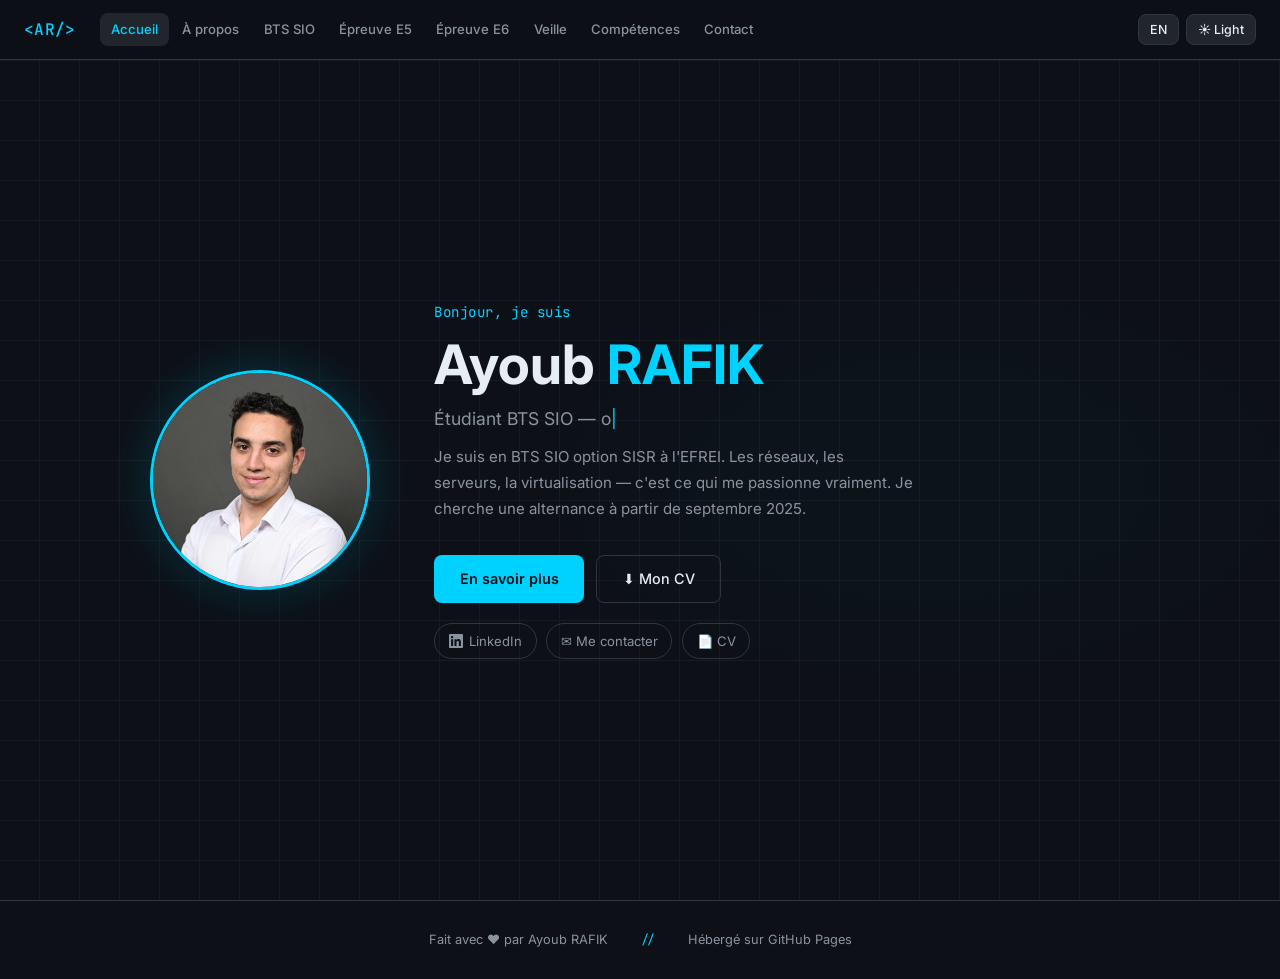
<file: index.html>
<!DOCTYPE html>
<html lang="fr">
<head>
  <meta charset="UTF-8">
  <meta name="viewport" content="width=device-width, initial-scale=1.0">
  <meta name="description" content="Portfolio d'Ayoub RAFIK — Étudiant BTS SIO option SISR à l'EFREI, spécialisé en réseaux et systèmes.">
  <title>Ayoub RAFIK — Portfolio</title>
  <link rel="stylesheet" href="./assets/css/style.css">
</head>
<body>

<nav id="navbar">
  <a href="./index.html" class="nav-logo">&lt;AR/&gt;</a>
  <div class="nav-links">
    <a href="./index.html"                   data-i18n="nav.home">Accueil</a>
    <a href="./a-propos.html"                data-i18n="nav.about">À propos</a>
    <a href="./bts-sio.html"                 data-i18n="nav.bts">BTS SIO</a>
    <a href="./epreuve-e5.html"              data-i18n="nav.e5">Épreuve E5</a>
    <a href="./epreuve-e6.html"              data-i18n="nav.e6">Épreuve E6</a>
    <a href="./veille-technologique.html"    data-i18n="nav.veille">Veille</a>
    <a href="./competences.html"             data-i18n="nav.skills">Compétences</a>
    <a href="./contact.html"                 data-i18n="nav.contact">Contact</a>
  </div>
  <div class="nav-controls">
    <button class="btn-icon js-lang-btn"  onclick="toggleLang()">EN</button>
    <button class="btn-icon js-theme-btn" onclick="toggleTheme()">☀️ Light</button>
  </div>
  <button class="nav-hamburger" onclick="toggleMenu()" aria-label="Menu">
    <span></span><span></span><span></span>
  </button>
</nav>

<div id="navDrawer" class="nav-drawer">
  <a href="./index.html"                data-i18n="nav.home">Accueil</a>
  <a href="./a-propos.html"             data-i18n="nav.about">À propos</a>
  <a href="./bts-sio.html"              data-i18n="nav.bts">BTS SIO</a>
  <a href="./epreuve-e5.html"           data-i18n="nav.e5">Épreuve E5</a>
  <a href="./epreuve-e6.html"           data-i18n="nav.e6">Épreuve E6</a>
  <a href="./veille-technologique.html" data-i18n="nav.veille">Veille technologique</a>
  <a href="./competences.html"          data-i18n="nav.skills">Compétences</a>
  <a href="./contact.html"              data-i18n="nav.contact">Contact</a>
  <div class="drawer-controls">
    <button class="btn-icon js-lang-btn"  onclick="toggleLang()">EN</button>
    <button class="btn-icon js-theme-btn" onclick="toggleTheme()">☀️ Light</button>
  </div>
</div>

<div class="page">
  <section class="hero">
    <div class="hero-bg"></div>
    <div class="hero-inner">

      <img src="./images/image.png" alt="Photo d'Ayoub RAFIK" class="hero-photo">

      <div class="hero-content">
        <p class="hero-greeting"
           data-fr="Bonjour, je suis"
           data-en="Hi, I'm">
          Bonjour, je suis
        </p>

        <h1 class="hero-name">
          Ayoub&nbsp;<span>RAFIK</span>
        </h1>

        <p class="hero-subtitle">
          <span id="typewriter" class="typewriter"></span>
        </p>

        <p class="hero-desc"
           data-fr="Je suis en BTS SIO option SISR à l'EFREI. Les réseaux, les serveurs, la virtualisation — c'est ce qui me passionne vraiment. Je cherche une alternance à partir de septembre 2025."
           data-en="I'm studying BTS SIO (SISR track) at EFREI. Networks, servers, virtualization — that's what I genuinely enjoy. Looking for a work-study contract from September 2025.">
          Je suis en BTS SIO option SISR à l'EFREI. Les réseaux, les serveurs, la virtualisation — c'est ce qui me passionne vraiment. Je cherche une alternance à partir de septembre 2025.
        </p>

        <div class="hero-cta">
          <a href="./a-propos.html" class="btn-primary"
             data-fr="En savoir plus" data-en="About me">
            En savoir plus
          </a>
          <a href="./assets/docs/CV_RAFIK_Ayoub.pdf" class="btn-secondary" download
             data-fr="⬇ Mon CV" data-en="⬇ My CV">
            ⬇ Mon CV
          </a>
        </div>

        <div class="hero-links">
          <a href="https://fr.linkedin.com/in/ayoub-rafik-22186b313" class="social-link" target="_blank" rel="noopener">
            <svg width="14" height="14" viewBox="0 0 24 24" fill="currentColor"><path d="M20.447 20.452h-3.554v-5.569c0-1.328-.027-3.037-1.852-3.037-1.853 0-2.136 1.445-2.136 2.939v5.667H9.351V9h3.414v1.561h.046c.477-.9 1.637-1.85 3.37-1.85 3.601 0 4.267 2.37 4.267 5.455v6.286zM5.337 7.433c-1.144 0-2.063-.926-2.063-2.065 0-1.138.92-2.063 2.063-2.063 1.14 0 2.064.925 2.064 2.063 0 1.139-.925 2.065-2.064 2.065zm1.782 13.019H3.555V9h3.564v11.452zM22.225 0H1.771C.792 0 0 .774 0 1.729v20.542C0 23.227.792 24 1.771 24h20.451C23.2 24 24 23.227 24 22.271V1.729C24 .774 23.2 0 22.222 0h.003z"/></svg>
            LinkedIn
          </a>
          <a href="./contact.html" class="social-link"
             data-fr="✉ Me contacter" data-en="✉ Contact me">
            ✉ Me contacter
          </a>
          <a href="./assets/docs/CV_RAFIK_Ayoub.pdf" class="social-link" target="_blank">
            📄 CV
          </a>
        </div>
      </div>

    </div>
  </section>
</div>

<footer>
  <span data-i18n="footer.copy">Fait avec ❤️ par Ayoub RAFIK</span>
  <span class="mono">//</span>
  <a href="https://pages.github.com" target="_blank" data-i18n="footer.host">Hébergé sur GitHub Pages</a>
</footer>

<script src="./assets/js/script.js"></script>
</body>
</html>
</file>
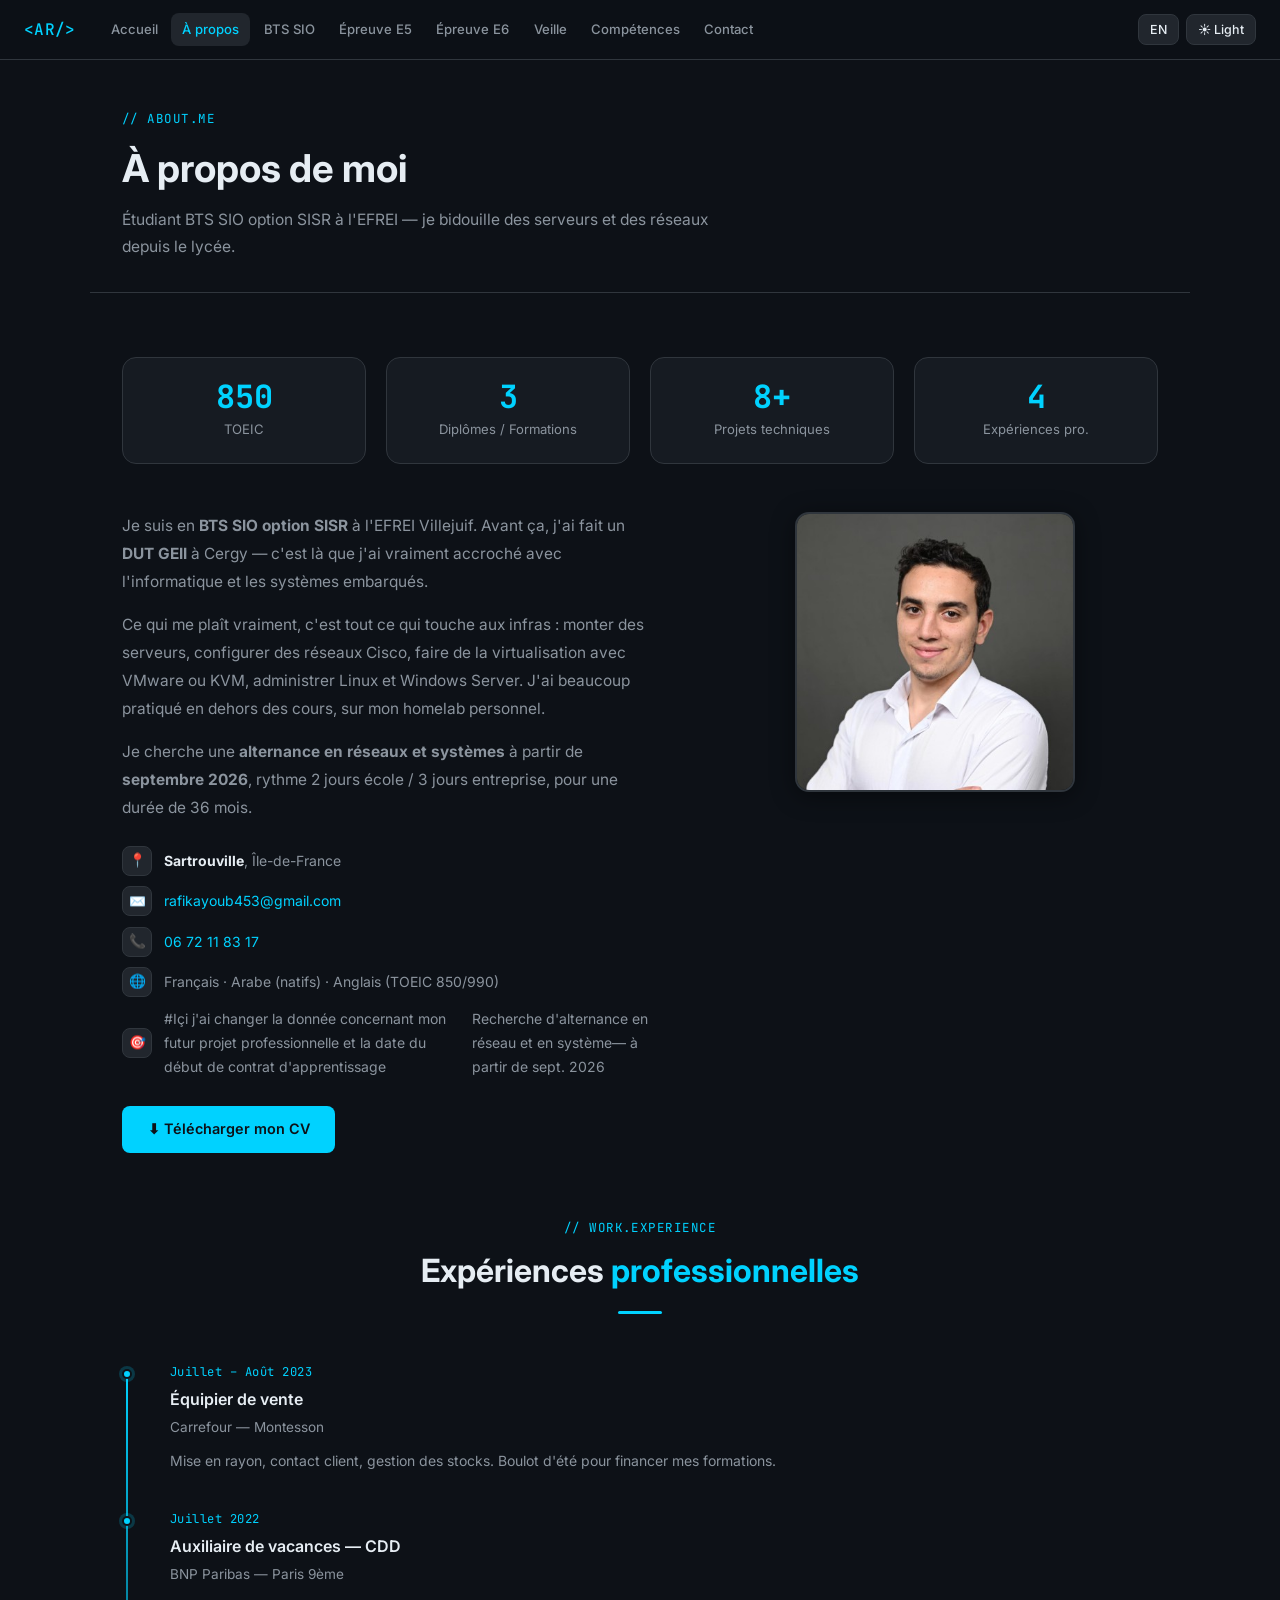
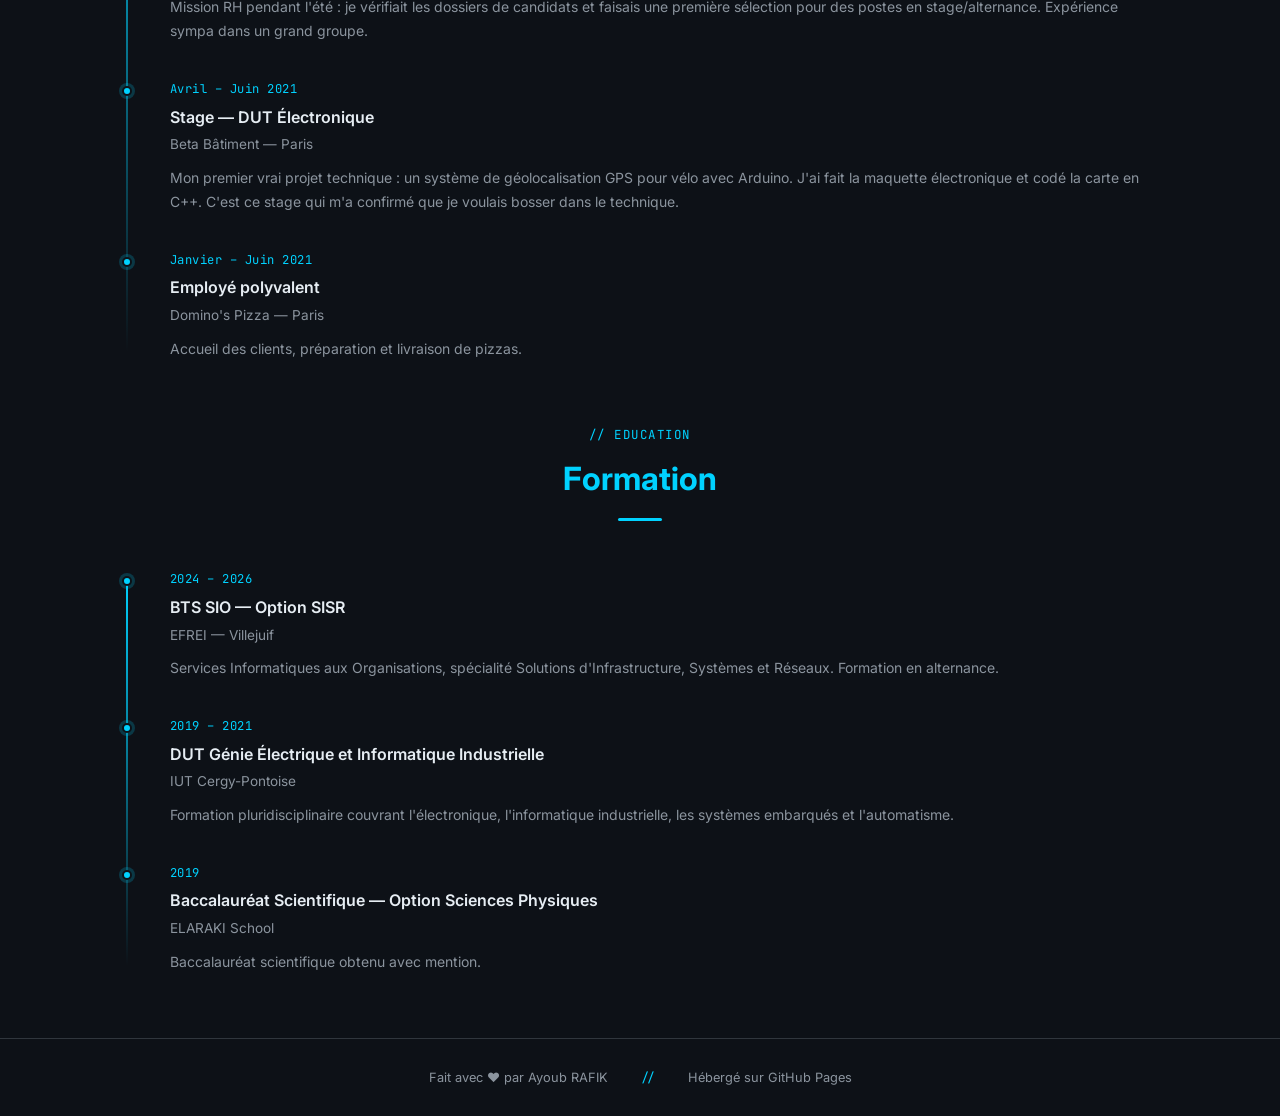
<file: a-propos.html>
<!DOCTYPE html>
<html lang="fr">
<head>
  <meta charset="UTF-8">
  <meta name="viewport" content="width=device-width, initial-scale=1.0">
  <meta name="description" content="À propos d'Ayoub RAFIK — parcours, expériences et formation.">
  <title>À propos | Ayoub RAFIK</title>
  <link rel="stylesheet" href="./assets/css/style.css">
</head>
<body>

<nav id="navbar">
  <a href="./index.html" class="nav-logo">&lt;AR/&gt;</a>
  <div class="nav-links">
    <a href="./index.html"                data-i18n="nav.home">Accueil</a>
    <a href="./a-propos.html"             data-i18n="nav.about">À propos</a>
    <a href="./bts-sio.html"              data-i18n="nav.bts">BTS SIO</a>
    <a href="./epreuve-e5.html"           data-i18n="nav.e5">Épreuve E5</a>
    <a href="./epreuve-e6.html"           data-i18n="nav.e6">Épreuve E6</a>
    <a href="./veille-technologique.html" data-i18n="nav.veille">Veille</a>
    <a href="./competences.html"          data-i18n="nav.skills">Compétences</a>
    <a href="./contact.html"              data-i18n="nav.contact">Contact</a>
  </div>
  <div class="nav-controls">
    <button class="btn-icon js-lang-btn"  onclick="toggleLang()">EN</button>
    <button class="btn-icon js-theme-btn" onclick="toggleTheme()">☀️ Light</button>
  </div>
  <button class="nav-hamburger" onclick="toggleMenu()" aria-label="Menu">
    <span></span><span></span><span></span>
  </button>
</nav>

<div id="navDrawer" class="nav-drawer">
  <a href="./index.html"                data-i18n="nav.home">Accueil</a>
  <a href="./a-propos.html"             data-i18n="nav.about">À propos</a>
  <a href="./bts-sio.html"              data-i18n="nav.bts">BTS SIO</a>
  <a href="./epreuve-e5.html"           data-i18n="nav.e5">Épreuve E5</a>
  <a href="./epreuve-e6.html"           data-i18n="nav.e6">Épreuve E6</a>
  <a href="./veille-technologique.html" data-i18n="nav.veille">Veille technologique</a>
  <a href="./competences.html"          data-i18n="nav.skills">Compétences</a>
  <a href="./contact.html"              data-i18n="nav.contact">Contact</a>
  <div class="drawer-controls">
    <button class="btn-icon js-lang-btn"  onclick="toggleLang()">EN</button>
    <button class="btn-icon js-theme-btn" onclick="toggleTheme()">☀️ Light</button>
  </div>
</div>

<div class="page">

  <header class="page-header">
    <span class="page-header-label">// about.me</span>
    <h1 class="page-header-title"
        data-fr="À propos de moi"
        data-en="About me">À propos de moi</h1>
    <p class="page-header-sub"
       data-fr="Étudiant BTS SIO option SISR à l'EFREI — je bidouille des serveurs et des réseaux depuis le lycée."
       data-en="BTS SIO SISR student at EFREI — been tinkering with servers and networks since high school.">
      Étudiant BTS SIO option SISR à l'EFREI — je bidouille des serveurs et des réseaux depuis le lycée.
    </p>
  </header>

  <!-- Stats -->
  <div class="section">
    <div class="stats-row stagger fade-up">
      <div class="stat-card">
        <div class="stat-number">850</div>
        <div class="stat-label">TOEIC</div>
      </div>
      <div class="stat-card">
        <div class="stat-number">3</div>
        <div class="stat-label"
             data-fr="Diplômes / Formations"
             data-en="Diplomas / Degrees">Diplômes / Formations</div>
      </div>
      <div class="stat-card">
        <div class="stat-number">8+</div>
        <div class="stat-label"
             data-fr="Projets techniques"
             data-en="Technical projects">Projets techniques</div>
      </div>
      <div class="stat-card">
        <div class="stat-number">4</div>
        <div class="stat-label"
             data-fr="Expériences pro."
             data-en="Work experiences">Expériences pro.</div>
      </div>
    </div>

    <!-- About grid -->
    <div class="about-grid fade-up">
      <div class="about-text">
        <p data-fr="Je suis en <strong>BTS SIO option SISR</strong> à l'EFREI Villejuif. Avant ça, j'ai fait un <strong>DUT GEII</strong> à Cergy — c'est là que j'ai vraiment accroché avec l'informatique et les systèmes embarqués."
           data-en="I'm studying <strong>BTS SIO (SISR track)</strong> at EFREI Villejuif. Before that I did a <strong>HND in Electrical Engineering</strong> at Cergy — that's where I really got into IT and embedded systems.">
          Je suis en <strong>BTS SIO option SISR</strong> à l'EFREI Villejuif. Avant ça, j'ai fait un <strong>DUT GEII</strong> à Cergy — c'est là que j'ai vraiment accroché avec l'informatique et les systèmes embarqués.
        </p>
        <p data-fr="Ce qui me plaît vraiment, c'est tout ce qui touche aux infras : monter des serveurs, configurer des réseaux Cisco, faire de la virtualisation avec VMware ou KVM, administrer Linux et Windows Server. J'ai beaucoup pratiqué en dehors des cours, sur mon homelab personnel."
           data-en="What I really enjoy is everything infrastructure-related: setting up servers, configuring Cisco networks, virtualization with VMware or KVM, managing Linux and Windows Server. I've done a lot of practice outside class on my personal homelab.">
          Ce qui me plaît vraiment, c'est tout ce qui touche aux infras : monter des serveurs, configurer des réseaux Cisco, faire de la virtualisation avec VMware ou KVM, administrer Linux et Windows Server. J'ai beaucoup pratiqué en dehors des cours, sur mon homelab personnel.
        </p>
        <p data-fr="Je cherche une <strong>alternance en réseaux et systèmes</strong> à partir de <strong>septembre 2026</strong>, rythme 2 jours école / 3 jours entreprise, pour une durée de 36 mois."
           data-en="I'm looking for a <strong>work-study contract in networks and systems</strong> from <strong>September 2026</strong>, 2 days at school / 3 days on-site, for 36 months.">
          Je cherche une <strong>alternance en réseaux et systèmes</strong> à partir de <strong>septembre 2026</strong>, rythme 2 jours école / 3 jours entreprise, pour une durée de 36 mois.
        </p>

        <ul class="info-list">
          <li>
            <span class="ico">📍</span>
            <span><strong>Sartrouville</strong>, Île-de-France</span>
          </li>
          <li>
            <span class="ico">✉️</span>
            <a href="mailto:rafikayoub453@gmail.com">rafikayoub453@gmail.com</a>
          </li>
          <li>
            <span class="ico">📞</span>
            <a href="tel:+33672118317">06 72 11 83 17</a>
          </li>
          <li>
            <span class="ico">🌐</span>
            <span data-fr="Français · Arabe (natifs) · Anglais (TOEIC 850/990)"
                  data-en="French · Arabic (native) · English (TOEIC 850/990)">
              Français · Arabe (natifs) · Anglais (TOEIC 850/990)
            </span>
          </li>
          <li>
            <span class="ico">🎯</span>
            #Içi j'ai changer la donnée concernant mon futur projet professionnelle et la date du début de contrat d'apprentissage 
            <span data-fr="Recherche d'alternance en réseau et en système— à partir de sept. 2026"  
                  data-en="Work-study SISR — from Sept. 2026">
              Étudiant — Disponible à partir de sept. 2026
            </span>
          </li>
        </ul>

        <br>
        <a href="./assets/docs/CV_RAFIK_Ayoub.pdf" class="btn-primary" download
           data-fr="⬇ Télécharger mon CV" data-en="⬇ Download my CV">
          ⬇ Télécharger mon CV
        </a>
      </div>

      <div>
        <img src="./images/image.png" alt="Photo d'Ayoub RAFIK" class="about-photo">
      </div>
    </div>
  </div>

  <!-- Experiences -->
  <div class="section" style="padding-top:0">
    <div class="section-header fade-up">
      <span class="section-label">// work.experience</span>
      <h2 class="section-title"
          data-fr="Expériences <span>professionnelles</span>"
          data-en="Work <span>Experience</span>">
        Expériences <span>professionnelles</span>
      </h2>
      <div class="section-divider"></div>
    </div>

    <div class="timeline fade-up">
      <div class="timeline-item">
        <div class="timeline-date">Juillet – Août 2023</div>
        <div class="timeline-title"
             data-fr="Équipier de vente"
             data-en="Sales Associate">Équipier de vente</div>
        <div class="timeline-org">Carrefour — Montesson</div>
        <div class="timeline-body"
             data-fr="Mise en rayon, contact client, gestion des stocks. Boulot d'été pour financer mes formations."
             data-en="Shelf stocking, customer service, stock management. Summer job to fund my training.">
          Mise en rayon, contact client, gestion des stocks. Boulot d'été pour financer mes formations.
        </div>
      </div>

      <div class="timeline-item">
        <div class="timeline-date">Juillet 2022</div>
        <div class="timeline-title"
             data-fr="Auxiliaire de vacances — CDD"
             data-en="Temporary HR Assistant — Fixed-term">Auxiliaire de vacances — CDD</div>
        <div class="timeline-org">BNP Paribas — Paris 9ème</div>
        <div class="timeline-body"
             data-fr="Mission RH pendant l'été : je vérifiait les dossiers de candidats et faisais une première sélection pour des postes en stage/alternance. Expérience sympa dans un grand groupe."
             data-en="Summer HR mission: reviewing candidate files and doing first-round screening for internship/work-study positions. Good experience in a large company.">
          Mission RH pendant l'été : je vérifiait les dossiers de candidats et faisais une première sélection pour des postes en stage/alternance. Expérience sympa dans un grand groupe.
        </div>
      </div>

      <div class="timeline-item">
        <div class="timeline-date">Avril – Juin 2021</div>
        <div class="timeline-title"
             data-fr="Stage — DUT Électronique"
             data-en="Internship — Electronics HND">Stage — DUT Électronique</div>
        <div class="timeline-org">Beta Bâtiment — Paris</div>
        <div class="timeline-body"
             data-fr="Mon premier vrai projet technique : un système de géolocalisation GPS pour vélo avec Arduino. J'ai fait la maquette électronique et codé la carte en C++. C'est ce stage qui m'a confirmé que je voulais bosser dans le technique."
             data-en="My first real technical project: a GPS tracking system for bicycles using Arduino. I built the electronic mockup and coded the board in C++. This internship confirmed I wanted to work in tech.">
          Mon premier vrai projet technique : un système de géolocalisation GPS pour vélo avec Arduino. J'ai fait la maquette électronique et codé la carte en C++. C'est ce stage qui m'a confirmé que je voulais bosser dans le technique.
        </div>
      </div>

      <div class="timeline-item">
        <div class="timeline-date">Janvier – Juin 2021</div>
        <div class="timeline-title"
             data-fr="Employé polyvalent"
             data-en="Polyvalent Employee">Employé polyvalent</div>
        <div class="timeline-org">Domino's Pizza — Paris</div>
        <div class="timeline-body"
             data-fr="Accueil des clients, préparation et livraison de pizzas."
             data-en="Customer service, pizza preparation and delivery.">
          Accueil des clients, préparation et livraison de pizzas.
        </div>
      </div>
    </div>
  </div>

  <!-- Educations -->
  <div class="section" style="padding-top:0">
    <div class="section-header fade-up">
      <span class="section-label">// education</span>
      <h2 class="section-title"
          data-fr="<span>Formation</span>"
          data-en="<span>Education</span>">
        <span>Formation</span>
      </h2>
      <div class="section-divider"></div>
    </div>

    <div class="timeline fade-up">
      <div class="timeline-item">
        <div class="timeline-date">2024 – 2026</div>
        <div class="timeline-title"
             data-fr="BTS SIO — Option SISR"
             data-en="BTS SIO — SISR Track">BTS SIO — Option SISR</div>
        <div class="timeline-org">EFREI — Villejuif</div>
        <div class="timeline-body"
             data-fr="Services Informatiques aux Organisations, spécialité Solutions d'Infrastructure, Systèmes et Réseaux. Formation en alternance."
             data-en="IT Services for Organizations, specializing in Infrastructure, Systems and Networks. Work-study program.">
          Services Informatiques aux Organisations, spécialité Solutions d'Infrastructure, Systèmes et Réseaux. Formation en alternance.
        </div>
      </div>

      <div class="timeline-item">
        <div class="timeline-date">2019 – 2021</div>
        <div class="timeline-title"
             data-fr="DUT Génie Électrique et Informatique Industrielle"
             data-en="HND in Electrical Engineering & Industrial IT">DUT Génie Électrique et Informatique Industrielle</div>
        <div class="timeline-org">IUT Cergy-Pontoise</div>
        <div class="timeline-body"
             data-fr="Formation pluridisciplinaire couvrant l'électronique, l'informatique industrielle, les systèmes embarqués et l'automatisme."
             data-en="Multidisciplinary training covering electronics, industrial computing, embedded systems and automation.">
          Formation pluridisciplinaire couvrant l'électronique, l'informatique industrielle, les systèmes embarqués et l'automatisme.
        </div>
      </div>

      <div class="timeline-item">
        <div class="timeline-date">2019</div>
        <div class="timeline-title"
             data-fr="Baccalauréat Scientifique — Option Sciences Physiques"
             data-en="Scientific Baccalaureate — Physics Option">Baccalauréat Scientifique — Option Sciences Physiques</div>
        <div class="timeline-org">ELARAKI School</div>
        <div class="timeline-body"
             data-fr="Baccalauréat scientifique obtenu avec mention."
             data-en="French scientific baccalaureate obtained with distinction.">
          Baccalauréat scientifique obtenu avec mention.
        </div>
      </div>
    </div>
  </div>

</div>

<footer>
  <span data-i18n="footer.copy">Fait avec ❤️ par Ayoub RAFIK</span>
  <span class="mono">//</span>
  <a href="https://pages.github.com" target="_blank" data-i18n="footer.host">Hébergé sur GitHub Pages</a>
</footer>

<script src="./assets/js/script.js"></script>
</body>
</html>
</file>
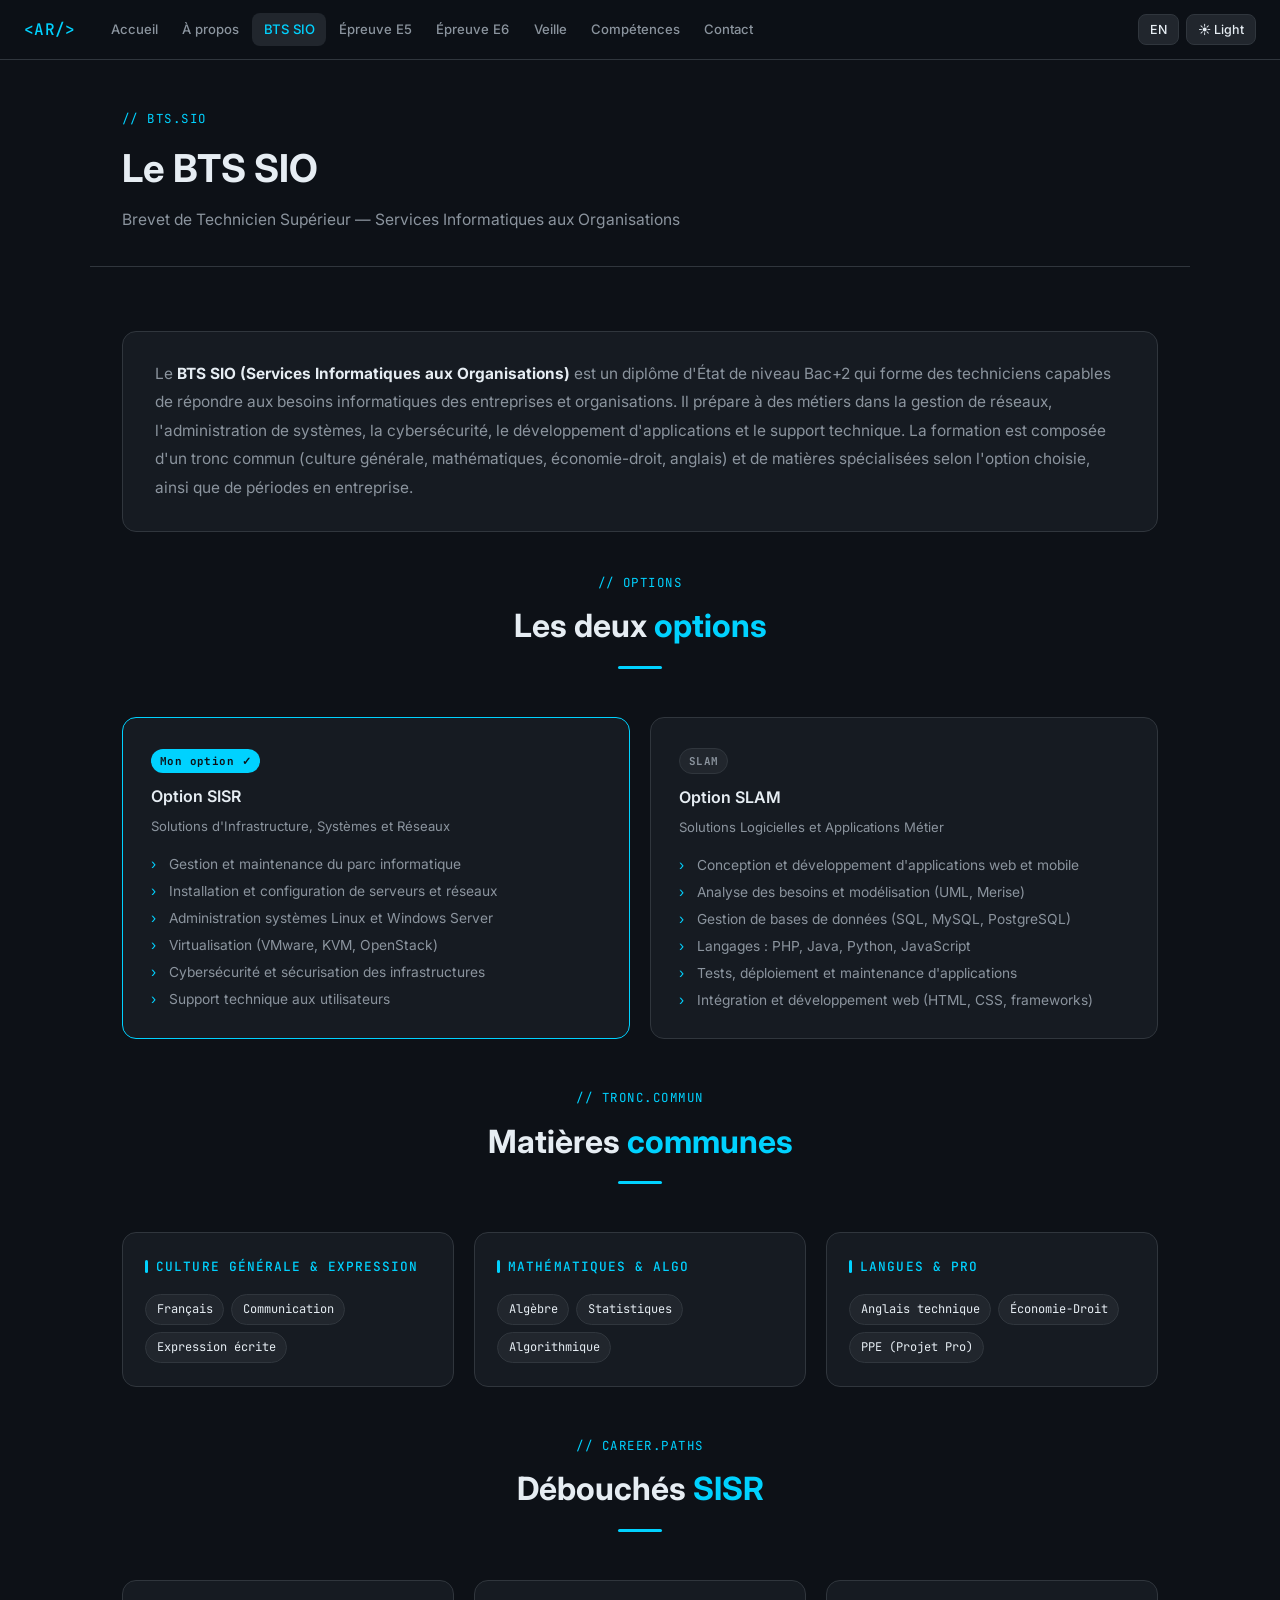
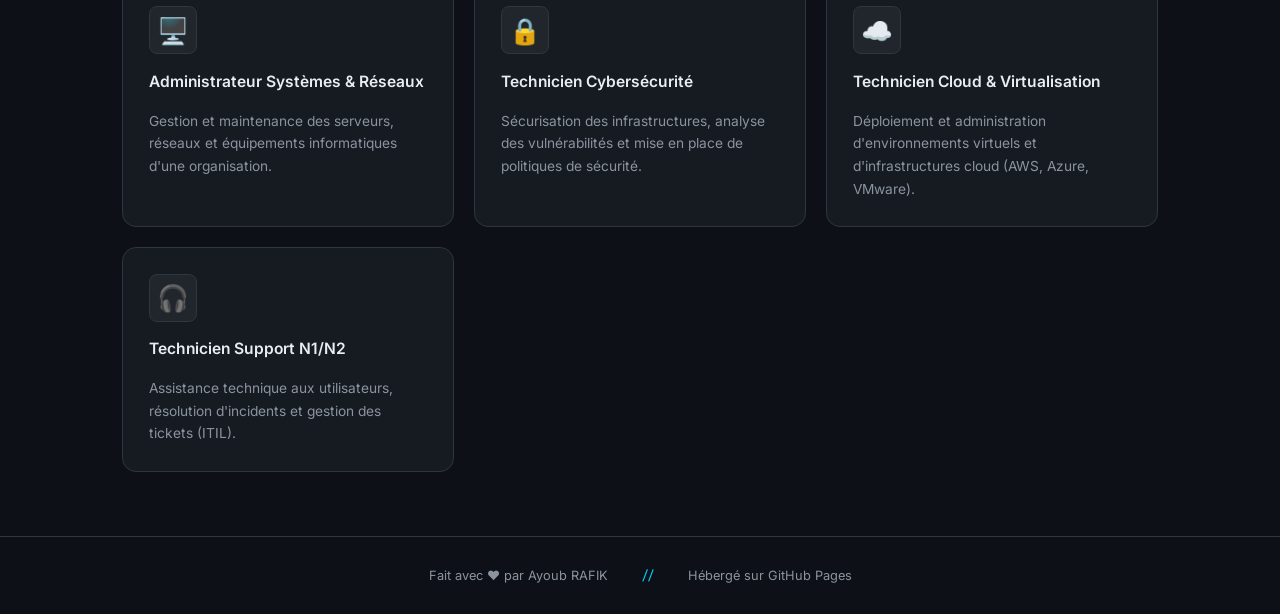
<file: bts-sio.html>
<!DOCTYPE html>
<html lang="fr">
<head>
  <meta charset="UTF-8">
  <meta name="viewport" content="width=device-width, initial-scale=1.0">
  <title>BTS SIO | Ayoub RAFIK</title>
  <link rel="stylesheet" href="./assets/css/style.css">
</head>
<body>

<nav id="navbar">
  <a href="./index.html" class="nav-logo">&lt;AR/&gt;</a>
  <div class="nav-links">
    <a href="./index.html"                data-i18n="nav.home">Accueil</a>
    <a href="./a-propos.html"             data-i18n="nav.about">À propos</a>
    <a href="./bts-sio.html"              data-i18n="nav.bts">BTS SIO</a>
    <a href="./epreuve-e5.html"           data-i18n="nav.e5">Épreuve E5</a>
    <a href="./epreuve-e6.html"           data-i18n="nav.e6">Épreuve E6</a>
    <a href="./veille-technologique.html" data-i18n="nav.veille">Veille</a>
    <a href="./competences.html"          data-i18n="nav.skills">Compétences</a>
    <a href="./contact.html"              data-i18n="nav.contact">Contact</a>
  </div>
  <div class="nav-controls">
    <button class="btn-icon js-lang-btn"  onclick="toggleLang()">EN</button>
    <button class="btn-icon js-theme-btn" onclick="toggleTheme()">☀️ Light</button>
  </div>
  <button class="nav-hamburger" onclick="toggleMenu()" aria-label="Menu">
    <span></span><span></span><span></span>
  </button>
</nav>

<div id="navDrawer" class="nav-drawer">
  <a href="./index.html"                data-i18n="nav.home">Accueil</a>
  <a href="./a-propos.html"             data-i18n="nav.about">À propos</a>
  <a href="./bts-sio.html"              data-i18n="nav.bts">BTS SIO</a>
  <a href="./epreuve-e5.html"           data-i18n="nav.e5">Épreuve E5</a>
  <a href="./epreuve-e6.html"           data-i18n="nav.e6">Épreuve E6</a>
  <a href="./veille-technologique.html" data-i18n="nav.veille">Veille technologique</a>
  <a href="./competences.html"          data-i18n="nav.skills">Compétences</a>
  <a href="./contact.html"              data-i18n="nav.contact">Contact</a>
  <div class="drawer-controls">
    <button class="btn-icon js-lang-btn"  onclick="toggleLang()">EN</button>
    <button class="btn-icon js-theme-btn" onclick="toggleTheme()">☀️ Light</button>
  </div>
</div>

<div class="page">

  <header class="page-header">
    <span class="page-header-label">// bts.sio</span>
    <h1 class="page-header-title"
        data-fr="Le BTS SIO"
        data-en="The BTS SIO">Le BTS SIO</h1>
    <p class="page-header-sub"
       data-fr="Brevet de Technicien Supérieur — Services Informatiques aux Organisations"
       data-en="Advanced Technician's Certificate — IT Services for Organizations">
      Brevet de Technicien Supérieur — Services Informatiques aux Organisations
    </p>
  </header>

  <div class="section">

    <div class="bts-intro fade-up"
         data-fr="Le <strong>BTS SIO (Services Informatiques aux Organisations)</strong> est un diplôme d'État de niveau Bac+2 qui forme des techniciens capables de répondre aux besoins informatiques des entreprises et organisations. Il prépare à des métiers dans la gestion de réseaux, l'administration de systèmes, la cybersécurité, le développement d'applications et le support technique. La formation est composée d'un tronc commun (culture générale, mathématiques, économie-droit, anglais) et de matières spécialisées selon l'option choisie, ainsi que de périodes en entreprise."
         data-en="The <strong>BTS SIO (IT Services for Organizations)</strong> is a 2-year French state diploma that trains technicians to meet the IT needs of companies and organizations. It prepares for careers in network management, systems administration, cybersecurity, application development, and technical support. The curriculum includes common subjects (general culture, mathematics, economics, English) and specialized courses depending on the chosen track, along with work placements.">
      Le <strong>BTS SIO (Services Informatiques aux Organisations)</strong> est un diplôme d'État de niveau Bac+2 qui forme des techniciens capables de répondre aux besoins informatiques des entreprises et organisations. Il prépare à des métiers dans la gestion de réseaux, l'administration de systèmes, la cybersécurité, le développement d'applications et le support technique. La formation est composée d'un tronc commun (culture générale, mathématiques, économie-droit, anglais) et de matières spécialisées selon l'option choisie, ainsi que de périodes en entreprise.
    </div>

    <!-- Options grid -->
    <div class="section-header fade-up">
      <span class="section-label">// options</span>
      <h2 class="section-title"
          data-fr="Les deux <span>options</span>"
          data-en="The two <span>tracks</span>">
        Les deux <span>options</span>
      </h2>
      <div class="section-divider"></div>
    </div>

    <div class="options-grid fade-up">

      <!-- SISR — his option -->
      <div class="option-card active">
        <div class="option-badge"
             data-fr="Mon option ✓"
             data-en="My track ✓">Mon option ✓</div>
        <h3 data-fr="Option SISR"
            data-en="SISR Track">Option SISR</h3>
        <p class="option-full"
           data-fr="Solutions d'Infrastructure, Systèmes et Réseaux"
           data-en="Infrastructure, Systems and Networks Solutions">
          Solutions d'Infrastructure, Systèmes et Réseaux
        </p>
        <ul>
          <li data-fr="Gestion et maintenance du parc informatique"
              data-en="IT asset management and maintenance">Gestion et maintenance du parc informatique</li>
          <li data-fr="Installation et configuration de serveurs et réseaux"
              data-en="Server and network installation and configuration">Installation et configuration de serveurs et réseaux</li>
          <li data-fr="Administration systèmes Linux et Windows Server"
              data-en="Linux and Windows Server systems administration">Administration systèmes Linux et Windows Server</li>
          <li data-fr="Virtualisation (VMware, KVM, OpenStack)"
              data-en="Virtualization (VMware, KVM, OpenStack)">Virtualisation (VMware, KVM, OpenStack)</li>
          <li data-fr="Cybersécurité et sécurisation des infrastructures"
              data-en="Cybersecurity and infrastructure hardening">Cybersécurité et sécurisation des infrastructures</li>
          <li data-fr="Support technique aux utilisateurs"
              data-en="Technical user support">Support technique aux utilisateurs</li>
        </ul>
      </div>

      <!-- SLAM -->
      <div class="option-card">
        <div class="option-badge" style="background:var(--bg3);color:var(--text2);border:1px solid var(--border)">SLAM</div>
        <h3 data-fr="Option SLAM"
            data-en="SLAM Track">Option SLAM</h3>
        <p class="option-full"
           data-fr="Solutions Logicielles et Applications Métier"
           data-en="Software Solutions and Business Applications">
          Solutions Logicielles et Applications Métier
        </p>
        <ul>
          <li data-fr="Conception et développement d'applications web et mobile"
              data-en="Design and development of web and mobile applications">Conception et développement d'applications web et mobile</li>
          <li data-fr="Analyse des besoins et modélisation (UML, Merise)"
              data-en="Needs analysis and modeling (UML, Merise)">Analyse des besoins et modélisation (UML, Merise)</li>
          <li data-fr="Gestion de bases de données (SQL, MySQL, PostgreSQL)"
              data-en="Database management (SQL, MySQL, PostgreSQL)">Gestion de bases de données (SQL, MySQL, PostgreSQL)</li>
          <li data-fr="Langages : PHP, Java, Python, JavaScript"
              data-en="Languages: PHP, Java, Python, JavaScript">Langages : PHP, Java, Python, JavaScript</li>
          <li data-fr="Tests, déploiement et maintenance d'applications"
              data-en="Testing, deployment and application maintenance">Tests, déploiement et maintenance d'applications</li>
          <li data-fr="Intégration et développement web (HTML, CSS, frameworks)"
              data-en="Web integration and development (HTML, CSS, frameworks)">Intégration et développement web (HTML, CSS, frameworks)</li>
        </ul>
      </div>

    </div>

    <!-- Matières communes -->
    <div class="section-header fade-up" style="margin-top:1rem">
      <span class="section-label">// tronc.commun</span>
      <h2 class="section-title"
          data-fr="Matières <span>communes</span>"
          data-en="Common <span>subjects</span>">
        Matières <span>communes</span>
      </h2>
      <div class="section-divider"></div>
    </div>

    <div class="skills-grid fade-up">
      <div class="skill-group">
        <div class="skill-group-title"
             data-fr="Culture générale & Expression"
             data-en="General Culture & Expression">Culture générale & Expression</div>
        <div class="tags">
          <span class="tag" data-fr="Français" data-en="French">Français</span>
          <span class="tag" data-fr="Communication" data-en="Communication">Communication</span>
          <span class="tag" data-fr="Expression écrite" data-en="Written expression">Expression écrite</span>
        </div>
      </div>
      <div class="skill-group">
        <div class="skill-group-title"
             data-fr="Mathématiques & Algo"
             data-en="Mathematics & Algorithms">Mathématiques & Algo</div>
        <div class="tags">
          <span class="tag">Algèbre</span>
          <span class="tag" data-fr="Statistiques" data-en="Statistics">Statistiques</span>
          <span class="tag" data-fr="Algorithmique" data-en="Algorithms">Algorithmique</span>
        </div>
      </div>
      <div class="skill-group">
        <div class="skill-group-title"
             data-fr="Langues & Pro"
             data-en="Languages & Pro">Langues & Pro</div>
        <div class="tags">
          <span class="tag" data-fr="Anglais technique" data-en="Technical English">Anglais technique</span>
          <span class="tag" data-fr="Économie-Droit" data-en="Economics & Law">Économie-Droit</span>
          <span class="tag" data-fr="PPE (Projet Pro)" data-en="Pro. Project">PPE (Projet Pro)</span>
        </div>
      </div>
    </div>

    <!-- Débouchés -->
    <div class="section-header fade-up" style="margin-top:3rem">
      <span class="section-label">// career.paths</span>
      <h2 class="section-title"
          data-fr="Débouchés <span>SISR</span>"
          data-en="SISR <span>Career Paths</span>">
        Débouchés <span>SISR</span>
      </h2>
      <div class="section-divider"></div>
    </div>

    <div class="projects-grid stagger fade-up">
      <div class="project-card">
        <div class="project-icon">🖥️</div>
        <div class="project-title"
             data-fr="Administrateur Systèmes & Réseaux"
             data-en="Systems & Network Administrator">Administrateur Systèmes & Réseaux</div>
        <div class="project-desc"
             data-fr="Gestion et maintenance des serveurs, réseaux et équipements informatiques d'une organisation."
             data-en="Management and maintenance of an organization's servers, networks and IT equipment.">
          Gestion et maintenance des serveurs, réseaux et équipements informatiques d'une organisation.
        </div>
      </div>
      <div class="project-card">
        <div class="project-icon">🔒</div>
        <div class="project-title"
             data-fr="Technicien Cybersécurité"
             data-en="Cybersecurity Technician">Technicien Cybersécurité</div>
        <div class="project-desc"
             data-fr="Sécurisation des infrastructures, analyse des vulnérabilités et mise en place de politiques de sécurité."
             data-en="Infrastructure hardening, vulnerability analysis and implementation of security policies.">
          Sécurisation des infrastructures, analyse des vulnérabilités et mise en place de politiques de sécurité.
        </div>
      </div>
      <div class="project-card">
        <div class="project-icon">☁️</div>
        <div class="project-title"
             data-fr="Technicien Cloud & Virtualisation"
             data-en="Cloud & Virtualization Technician">Technicien Cloud & Virtualisation</div>
        <div class="project-desc"
             data-fr="Déploiement et administration d'environnements virtuels et d'infrastructures cloud (AWS, Azure, VMware)."
             data-en="Deployment and administration of virtual environments and cloud infrastructures (AWS, Azure, VMware).">
          Déploiement et administration d'environnements virtuels et d'infrastructures cloud (AWS, Azure, VMware).
        </div>
      </div>
      <div class="project-card">
        <div class="project-icon">🎧</div>
        <div class="project-title"
             data-fr="Technicien Support N1/N2"
             data-en="N1/N2 Support Technician">Technicien Support N1/N2</div>
        <div class="project-desc"
             data-fr="Assistance technique aux utilisateurs, résolution d'incidents et gestion des tickets (ITIL)."
             data-en="Technical user assistance, incident resolution and ticket management (ITIL).">
          Assistance technique aux utilisateurs, résolution d'incidents et gestion des tickets (ITIL).
        </div>
      </div>
    </div>

  </div>
</div>

<footer>
  <span data-i18n="footer.copy">Fait avec ❤️ par Ayoub RAFIK</span>
  <span class="mono">//</span>
  <a href="https://pages.github.com" target="_blank" data-i18n="footer.host">Hébergé sur GitHub Pages</a>
</footer>

<script src="./assets/js/script.js"></script>
</body>
</html>
</file>
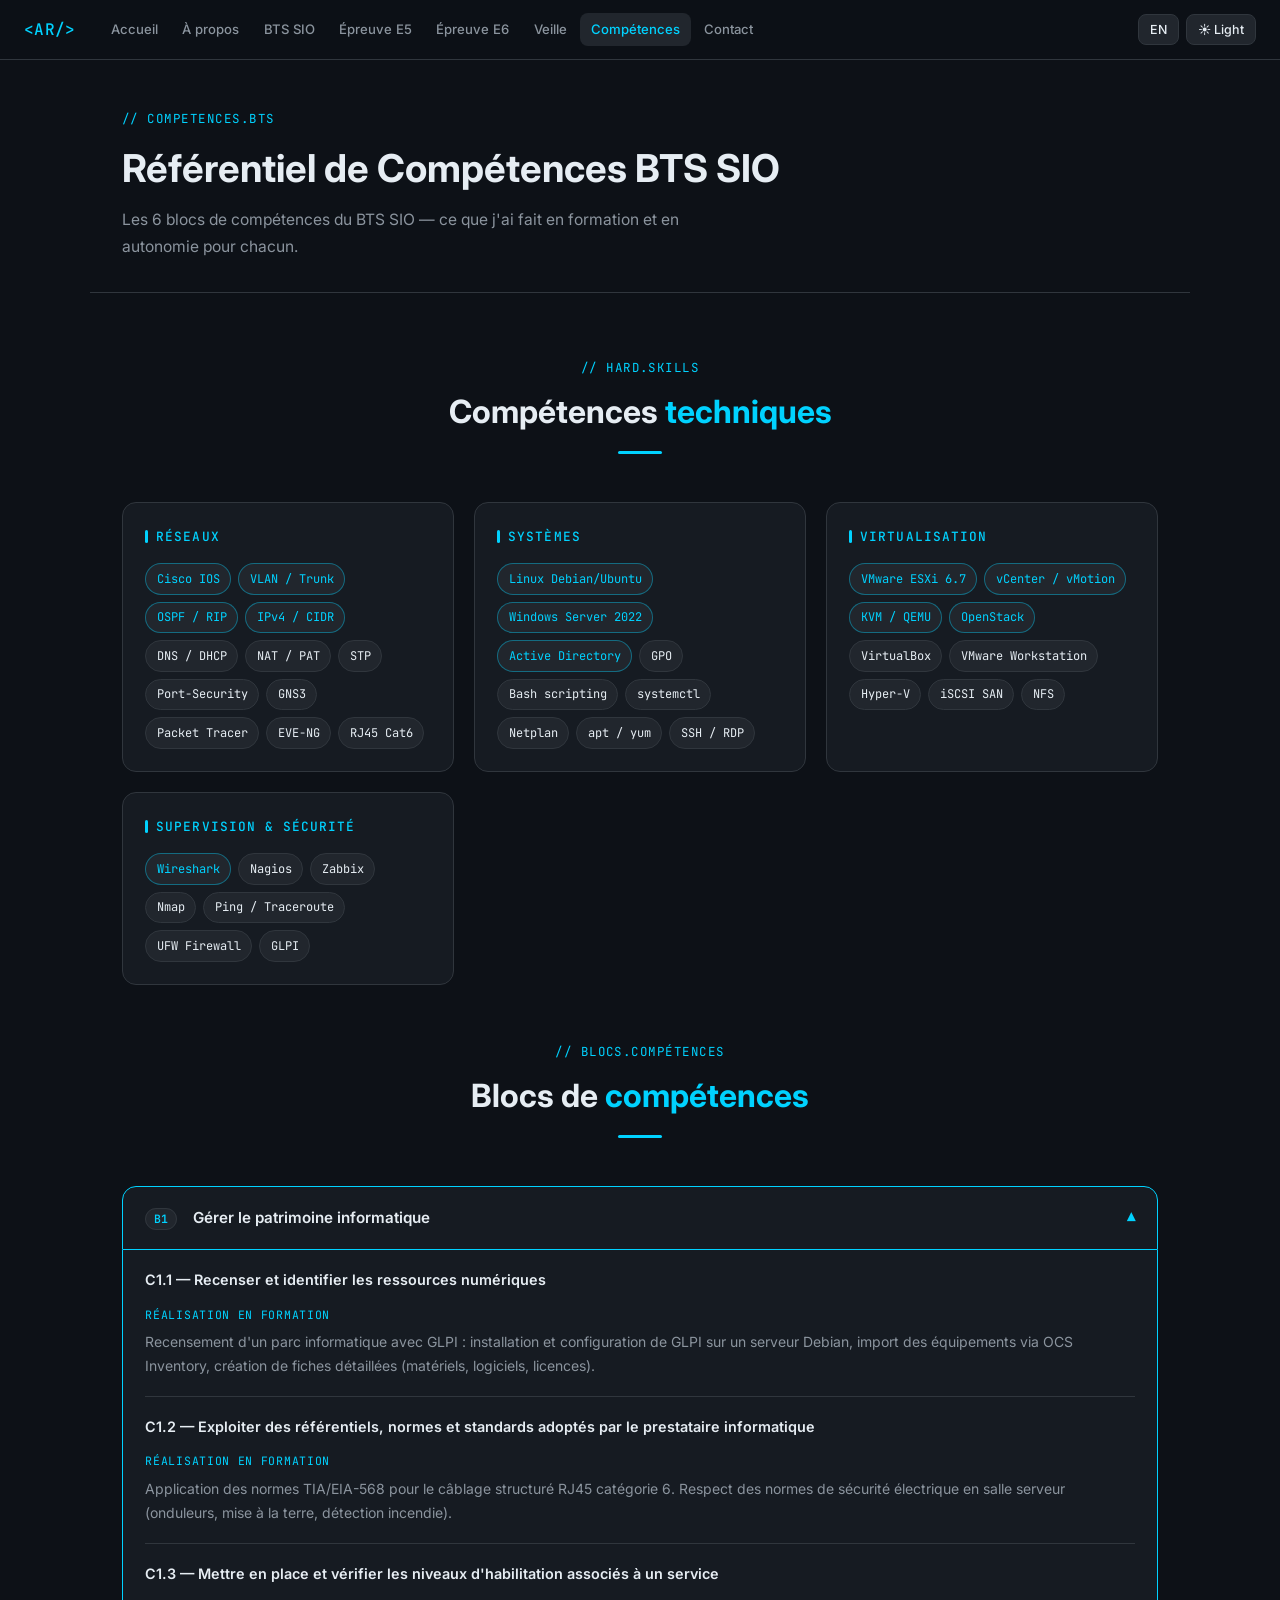
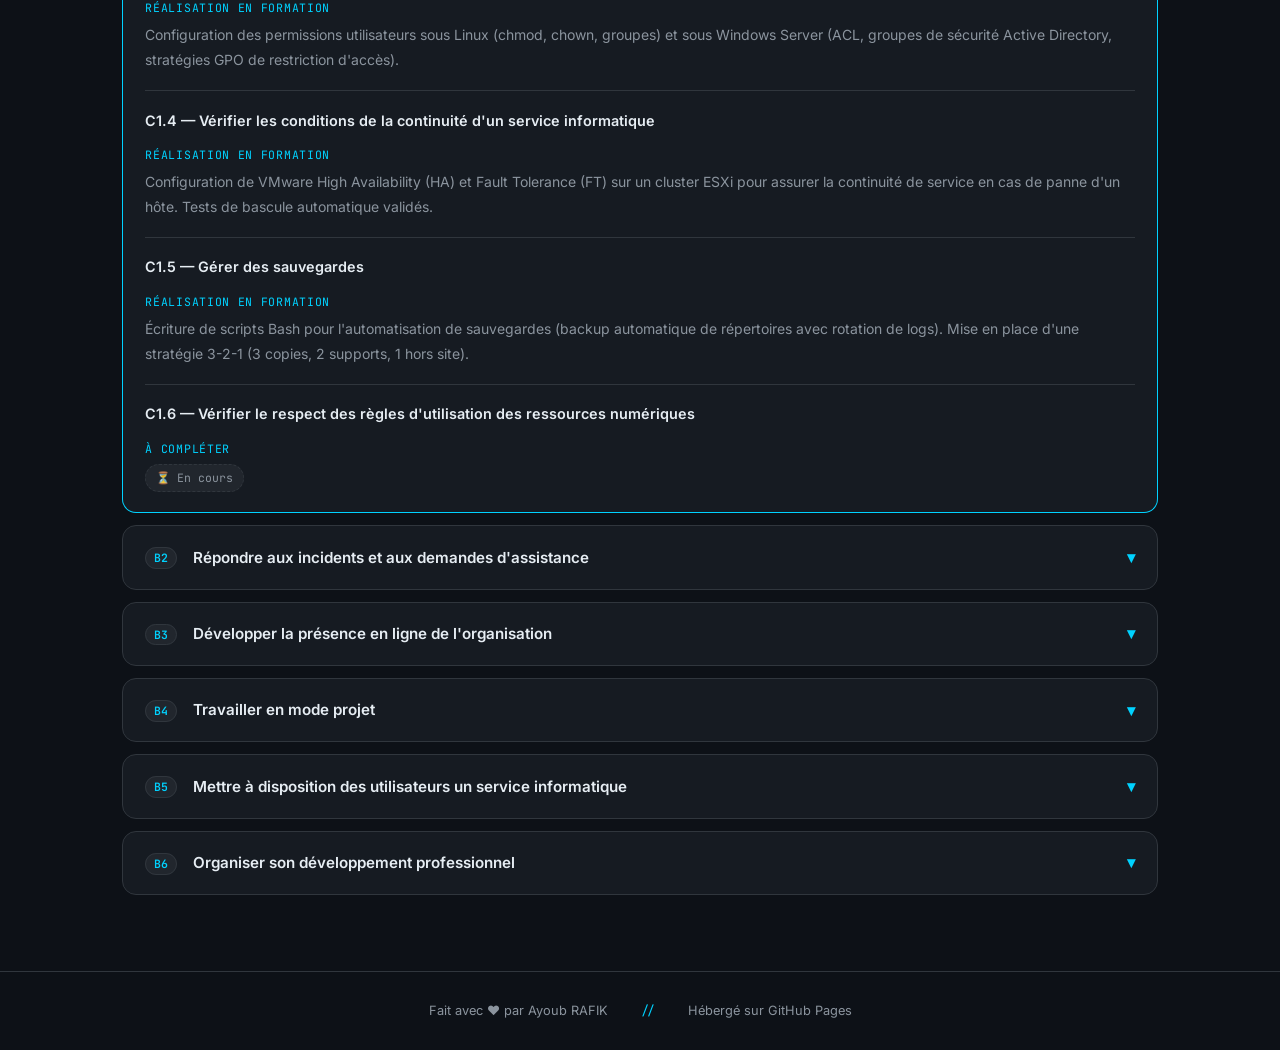
<file: competences.html>
<!DOCTYPE html>
<html lang="fr">
<head>
  <meta charset="UTF-8">
  <meta name="viewport" content="width=device-width, initial-scale=1.0">
  <title>Compétences | Ayoub RAFIK</title>
  <link rel="stylesheet" href="./assets/css/style.css">
</head>
<body>

<nav id="navbar">
  <a href="./index.html" class="nav-logo">&lt;AR/&gt;</a>
  <div class="nav-links">
    <a href="./index.html"                data-i18n="nav.home">Accueil</a>
    <a href="./a-propos.html"             data-i18n="nav.about">À propos</a>
    <a href="./bts-sio.html"              data-i18n="nav.bts">BTS SIO</a>
    <a href="./epreuve-e5.html"           data-i18n="nav.e5">Épreuve E5</a>
    <a href="./epreuve-e6.html"           data-i18n="nav.e6">Épreuve E6</a>
    <a href="./veille-technologique.html" data-i18n="nav.veille">Veille</a>
    <a href="./competences.html"          data-i18n="nav.skills">Compétences</a>
    <a href="./contact.html"              data-i18n="nav.contact">Contact</a>
  </div>
  <div class="nav-controls">
    <button class="btn-icon js-lang-btn"  onclick="toggleLang()">EN</button>
    <button class="btn-icon js-theme-btn" onclick="toggleTheme()">☀️ Light</button>
  </div>
  <button class="nav-hamburger" onclick="toggleMenu()" aria-label="Menu">
    <span></span><span></span><span></span>
  </button>
</nav>

<div id="navDrawer" class="nav-drawer">
  <a href="./index.html"                data-i18n="nav.home">Accueil</a>
  <a href="./a-propos.html"             data-i18n="nav.about">À propos</a>
  <a href="./bts-sio.html"              data-i18n="nav.bts">BTS SIO</a>
  <a href="./epreuve-e5.html"           data-i18n="nav.e5">Épreuve E5</a>
  <a href="./epreuve-e6.html"           data-i18n="nav.e6">Épreuve E6</a>
  <a href="./veille-technologique.html" data-i18n="nav.veille">Veille technologique</a>
  <a href="./competences.html"          data-i18n="nav.skills">Compétences</a>
  <a href="./contact.html"              data-i18n="nav.contact">Contact</a>
  <div class="drawer-controls">
    <button class="btn-icon js-lang-btn"  onclick="toggleLang()">EN</button>
    <button class="btn-icon js-theme-btn" onclick="toggleTheme()">☀️ Light</button>
  </div>
</div>

<div class="page">

  <header class="page-header">
    <span class="page-header-label">// competences.bts</span>
    <h1 class="page-header-title"
        data-fr="Référentiel de Compétences BTS SIO"
        data-en="BTS SIO Skills Framework">Référentiel de Compétences BTS SIO</h1>
    <p class="page-header-sub"
       data-fr="Les 6 blocs de compétences du BTS SIO — ce que j'ai fait en formation et en autonomie pour chacun."
       data-en="The 6 BTS SIO competency blocks — what I've done in training and on my own to cover each one.">
      Les 6 blocs de compétences du BTS SIO — ce que j'ai fait en formation et en autonomie pour chacun.
    </p>
  </header>

  <div class="section">

    <!-- Technical skills summary -->
    <div class="section-header fade-up">
      <span class="section-label">// hard.skills</span>
      <h2 class="section-title"
          data-fr="Compétences <span>techniques</span>"
          data-en="Technical <span>Skills</span>">Compétences <span>techniques</span></h2>
      <div class="section-divider"></div>
    </div>

    <div class="skills-grid stagger fade-up" style="margin-bottom:3.5rem">
      <div class="skill-group">
        <div class="skill-group-title"
             data-fr="Réseaux" data-en="Networks">Réseaux</div>
        <div class="tags">
          <span class="tag hi">Cisco IOS</span>
          <span class="tag hi">VLAN / Trunk</span>
          <span class="tag hi">OSPF / RIP</span>
          <span class="tag hi">IPv4 / CIDR</span>
          <span class="tag">DNS / DHCP</span>
          <span class="tag">NAT / PAT</span>
          <span class="tag">STP</span>
          <span class="tag">Port-Security</span>
          <span class="tag">GNS3</span>
          <span class="tag">Packet Tracer</span>
          <span class="tag">EVE-NG</span>
          <span class="tag">RJ45 Cat6</span>
        </div>
      </div>
      <div class="skill-group">
        <div class="skill-group-title"
             data-fr="Systèmes" data-en="Systems">Systèmes</div>
        <div class="tags">
          <span class="tag hi">Linux Debian/Ubuntu</span>
          <span class="tag hi">Windows Server 2022</span>
          <span class="tag hi">Active Directory</span>
          <span class="tag">GPO</span>
          <span class="tag">Bash scripting</span>
          <span class="tag">systemctl</span>
          <span class="tag">Netplan</span>
          <span class="tag">apt / yum</span>
          <span class="tag">SSH / RDP</span>
        </div>
      </div>
      <div class="skill-group">
        <div class="skill-group-title"
             data-fr="Virtualisation" data-en="Virtualization">Virtualisation</div>
        <div class="tags">
          <span class="tag hi">VMware ESXi 6.7</span>
          <span class="tag hi">vCenter / vMotion</span>
          <span class="tag hi">KVM / QEMU</span>
          <span class="tag hi">OpenStack</span>
          <span class="tag">VirtualBox</span>
          <span class="tag">VMware Workstation</span>
          <span class="tag">Hyper-V</span>
          <span class="tag">iSCSI SAN</span>
          <span class="tag">NFS</span>
        </div>
      </div>
      <div class="skill-group">
        <div class="skill-group-title"
             data-fr="Supervision & Sécurité" data-en="Monitoring & Security">Supervision & Sécurité</div>
        <div class="tags">
          <span class="tag hi">Wireshark</span>
          <span class="tag">Nagios</span>
          <span class="tag">Zabbix</span>
          <span class="tag">Nmap</span>
          <span class="tag">Ping / Traceroute</span>
          <span class="tag">UFW Firewall</span>
          <span class="tag">GLPI</span>
        </div>
      </div>
    </div>

    <!-- BTS Competence Blocks -->
    <div class="section-header fade-up">
      <span class="section-label">// blocs.compétences</span>
      <h2 class="section-title"
          data-fr="Blocs de <span>compétences</span>"
          data-en="Competency <span>Blocks</span>">Blocs de <span>compétences</span></h2>
      <div class="section-divider"></div>
    </div>

    <div class="fade-up">

      <!-- Bloc 1 -->
      <div class="bloc-section">
        <div class="bloc-header">
          <span><span class="bloc-number">B1</span>
            <span data-fr="Gérer le patrimoine informatique"
                  data-en="Managing IT Assets">Gérer le patrimoine informatique</span>
          </span>
          <span class="bloc-toggle">▾</span>
        </div>
        <div class="bloc-body">

          <div class="competence-item">
            <div class="competence-title"
                 data-fr="C1.1 — Recenser et identifier les ressources numériques"
                 data-en="C1.1 — Inventory and identify digital resources">C1.1 — Recenser et identifier les ressources numériques</div>
            <div class="competence-context"
                 data-fr="Réalisation en formation"
                 data-en="Training achievement">Réalisation en formation</div>
            <div class="competence-body"
                 data-fr="Recensement d'un parc informatique avec GLPI : installation et configuration de GLPI sur un serveur Debian, import des équipements via OCS Inventory, création de fiches détaillées (matériels, logiciels, licences)."
                 data-en="IT asset inventory with GLPI: installation and configuration of GLPI on a Debian server, equipment import via OCS Inventory, creation of detailed records (hardware, software, licenses).">
              Recensement d'un parc informatique avec GLPI : installation et configuration de GLPI sur un serveur Debian, import des équipements via OCS Inventory, création de fiches détaillées (matériels, logiciels, licences).
            </div>
          </div>

          <div class="competence-item">
            <div class="competence-title"
                 data-fr="C1.2 — Exploiter des référentiels, normes et standards adoptés par le prestataire informatique"
                 data-en="C1.2 — Use frameworks, standards and norms adopted by the IT provider">C1.2 — Exploiter des référentiels, normes et standards</div>
            <div class="competence-context"
                 data-fr="Réalisation en formation"
                 data-en="Training achievement">Réalisation en formation</div>
            <div class="competence-body"
                 data-fr="Application des normes TIA/EIA-568 pour le câblage structuré RJ45 catégorie 6. Respect des normes de sécurité électrique en salle serveur (onduleurs, mise à la terre, détection incendie)."
                 data-en="Application of TIA/EIA-568 standards for Cat6 RJ45 structured cabling. Compliance with electrical safety standards in server rooms (UPS, grounding, fire detection).">
              Application des normes TIA/EIA-568 pour le câblage structuré RJ45 catégorie 6. Respect des normes de sécurité électrique en salle serveur (onduleurs, mise à la terre, détection incendie).
            </div>
          </div>

          <div class="competence-item">
            <div class="competence-title"
                 data-fr="C1.3 — Mettre en place et vérifier les niveaux d'habilitation associés à un service"
                 data-en="C1.3 — Implement and verify authorization levels for a service">C1.3 — Mettre en place et vérifier les niveaux d'habilitation</div>
            <div class="competence-context"
                 data-fr="Réalisation en formation"
                 data-en="Training achievement">Réalisation en formation</div>
            <div class="competence-body"
                 data-fr="Configuration des permissions utilisateurs sous Linux (chmod, chown, groupes) et sous Windows Server (ACL, groupes de sécurité Active Directory, stratégies GPO de restriction d'accès)."
                 data-en="User permission configuration under Linux (chmod, chown, groups) and Windows Server (ACL, Active Directory security groups, GPO access restriction policies).">
              Configuration des permissions utilisateurs sous Linux (chmod, chown, groupes) et sous Windows Server (ACL, groupes de sécurité Active Directory, stratégies GPO de restriction d'accès).
            </div>
          </div>

          <div class="competence-item">
            <div class="competence-title"
                 data-fr="C1.4 — Vérifier les conditions de la continuité d'un service informatique"
                 data-en="C1.4 — Verify conditions for IT service continuity">C1.4 — Vérifier les conditions de la continuité d'un service</div>
            <div class="competence-context"
                 data-fr="Réalisation en formation"
                 data-en="Training achievement">Réalisation en formation</div>
            <div class="competence-body"
                 data-fr="Configuration de VMware High Availability (HA) et Fault Tolerance (FT) sur un cluster ESXi pour assurer la continuité de service en cas de panne d'un hôte. Tests de bascule automatique validés."
                 data-en="Configuration of VMware High Availability (HA) and Fault Tolerance (FT) on an ESXi cluster to ensure service continuity in case of host failure. Automatic failover tests validated.">
              Configuration de VMware High Availability (HA) et Fault Tolerance (FT) sur un cluster ESXi pour assurer la continuité de service en cas de panne d'un hôte. Tests de bascule automatique validés.
            </div>
          </div>

          <div class="competence-item">
            <div class="competence-title"
                 data-fr="C1.5 — Gérer des sauvegardes"
                 data-en="C1.5 — Manage backups">C1.5 — Gérer des sauvegardes</div>
            <div class="competence-context"
                 data-fr="Réalisation en formation"
                 data-en="Training achievement">Réalisation en formation</div>
            <div class="competence-body"
                 data-fr="Écriture de scripts Bash pour l'automatisation de sauvegardes (backup automatique de répertoires avec rotation de logs). Mise en place d'une stratégie 3-2-1 (3 copies, 2 supports, 1 hors site)."
                 data-en="Writing Bash scripts for backup automation (automatic directory backup with log rotation). Implementation of a 3-2-1 strategy (3 copies, 2 media types, 1 off-site).">
              Écriture de scripts Bash pour l'automatisation de sauvegardes (backup automatique de répertoires avec rotation de logs). Mise en place d'une stratégie 3-2-1.
            </div>
          </div>

          <div class="competence-item">
            <div class="competence-title"
                 data-fr="C1.6 — Vérifier le respect des règles d'utilisation des ressources numériques"
                 data-en="C1.6 — Verify compliance with digital resource usage rules">C1.6 — Vérifier le respect des règles d'utilisation</div>
            <div class="competence-context" data-fr="À compléter" data-en="To be completed">À compléter</div>
            <div class="competence-body"><span class="badge-todo">⏳ En cours</span></div>
          </div>

        </div>
      </div>

      <!-- Bloc 2 -->
      <div class="bloc-section">
        <div class="bloc-header">
          <span><span class="bloc-number">B2</span>
            <span data-fr="Répondre aux incidents et aux demandes d'assistance"
                  data-en="Respond to incidents and assistance requests">Répondre aux incidents et aux demandes d'assistance</span>
          </span>
          <span class="bloc-toggle">▾</span>
        </div>
        <div class="bloc-body">

          <div class="competence-item">
            <div class="competence-title"
                 data-fr="C2.1 — Collecter, suivre et orienter des demandes"
                 data-en="C2.1 — Collect, track and route requests">C2.1 — Collecter, suivre et orienter des demandes</div>
            <div class="competence-context" data-fr="À compléter" data-en="To be completed">À compléter</div>
            <div class="competence-body"><span class="badge-todo">⏳ En cours</span></div>
          </div>

          <div class="competence-item">
            <div class="competence-title"
                 data-fr="C2.2 — Traiter des demandes concernant les services réseau et système"
                 data-en="C2.2 — Handle requests relating to network and system services">C2.2 — Traiter des demandes réseau et système</div>
            <div class="competence-context"
                 data-fr="Réalisation en formation"
                 data-en="Training achievement">Réalisation en formation</div>
            <div class="competence-body"
                 data-fr="Simulation et résolution d'incidents réseau : panne DNS (reconfiguration resolv.conf), perte de bail DHCP (renouvellement, diagnostic avec ipconfig/ip a), perte de connectivité (traceroute, ping, analyse Wireshark)."
                 data-en="Network incident simulation and resolution: DNS failure (resolv.conf reconfiguration), lost DHCP lease (renewal, diagnosis with ipconfig/ip a), connectivity loss (traceroute, ping, Wireshark analysis).">
              Simulation et résolution d'incidents réseau : panne DNS, perte de bail DHCP, perte de connectivité — diagnostic avec ipconfig, tracert, Wireshark.
            </div>
          </div>

          <div class="competence-item">
            <div class="competence-title"
                 data-fr="C2.3 — Traiter des demandes concernant les applications"
                 data-en="C2.3 — Handle requests relating to applications">C2.3 — Traiter des demandes concernant les applications</div>
            <div class="competence-context" data-fr="À compléter" data-en="To be completed">À compléter</div>
            <div class="competence-body"><span class="badge-todo">⏳ En cours</span></div>
          </div>

        </div>
      </div>

      <!-- Bloc 3 -->
      <div class="bloc-section">
        <div class="bloc-header">
          <span><span class="bloc-number">B3</span>
            <span data-fr="Développer la présence en ligne de l'organisation"
                  data-en="Develop the organization's online presence">Développer la présence en ligne de l'organisation</span>
          </span>
          <span class="bloc-toggle">▾</span>
        </div>
        <div class="bloc-body">

          <div class="competence-item">
            <div class="competence-title"
                 data-fr="C3.1 — Participer à la valorisation de l'image de l'organisation sur les médias numériques"
                 data-en="C3.1 — Contribute to the organization's image on digital media">C3.1 — Valoriser l'image de l'organisation sur les médias numériques</div>
            <div class="competence-context"
                 data-fr="Réalisation en formation"
                 data-en="Training achievement">Réalisation en formation</div>
            <div class="competence-body"
                 data-fr="Conception de ce portfolio personnel en HTML/CSS/JS pour valoriser mon profil professionnel en ligne, avec version bilingue FR/EN et mode sombre/clair."
                 data-en="Design of this personal portfolio in HTML/CSS/JS to enhance my professional online profile, with bilingual FR/EN version and dark/light mode.">
              Conception de ce portfolio personnel en HTML/CSS/JS pour valoriser mon profil professionnel en ligne, avec version bilingue FR/EN et mode sombre/clair.
            </div>
          </div>

          <div class="competence-item">
            <div class="competence-title"
                 data-fr="C3.2 — Référencer les services en ligne et mesurer leur visibilité"
                 data-en="C3.2 — Reference online services and measure their visibility">C3.2 — Référencer les services en ligne et mesurer leur visibilité</div>
            <div class="competence-context" data-fr="À compléter" data-en="To be completed">À compléter</div>
            <div class="competence-body"><span class="badge-todo">⏳ En cours</span></div>
          </div>

          <div class="competence-item">
            <div class="competence-title"
                 data-fr="C3.3 — Participer à l'évolution d'un site Web exploitant les données de l'organisation"
                 data-en="C3.3 — Participate in evolving a website using organizational data">C3.3 — Participer à l'évolution d'un site Web</div>
            <div class="competence-context"
                 data-fr="Réalisation en formation"
                 data-en="Training achievement">Réalisation en formation</div>
            <div class="competence-body"
                 data-fr="Développement d'une application web multi-tiers de suivi de consommation d'énergie : front-end HTML/CSS, back-end PHP, base de données MySQL. Gestion des formulaires, authentification et affichage dynamique des données."
                 data-en="Development of a multi-tier energy consumption tracking web application: HTML/CSS front-end, PHP back-end, MySQL database. Form handling, authentication and dynamic data display.">
              Développement d'une application web multi-tiers de suivi de consommation d'énergie : HTML/CSS, PHP, MySQL.
            </div>
          </div>

        </div>
      </div>

      <!-- Bloc 4 -->
      <div class="bloc-section">
        <div class="bloc-header">
          <span><span class="bloc-number">B4</span>
            <span data-fr="Travailler en mode projet"
                  data-en="Working in project mode">Travailler en mode projet</span>
          </span>
          <span class="bloc-toggle">▾</span>
        </div>
        <div class="bloc-body">

          <div class="competence-item">
            <div class="competence-title"
                 data-fr="C4.1 — Analyser les objectifs et les modalités d'organisation d'un projet"
                 data-en="C4.1 — Analyze the objectives and organizational methods of a project">C4.1 — Analyser les objectifs d'un projet</div>
            <div class="competence-context"
                 data-fr="Réalisation en formation"
                 data-en="Training achievement">Réalisation en formation</div>
            <div class="competence-body"
                 data-fr="Pour chaque projet technique (OpenStack, GNS3, VMware), définition préalable des objectifs, des ressources nécessaires, des contraintes techniques et du planning de réalisation."
                 data-en="For each technical project (OpenStack, GNS3, VMware), prior definition of objectives, required resources, technical constraints and implementation schedule.">
              Pour chaque projet technique (OpenStack, GNS3, VMware), définition préalable des objectifs, des ressources et du planning de réalisation.
            </div>
          </div>

          <div class="competence-item">
            <div class="competence-title"
                 data-fr="C4.2 — Planifier les activités"
                 data-en="C4.2 — Plan activities">C4.2 — Planifier les activités</div>
            <div class="competence-context" data-fr="À compléter" data-en="To be completed">À compléter</div>
            <div class="competence-body"><span class="badge-todo">⏳ En cours</span></div>
          </div>

          <div class="competence-item">
            <div class="competence-title"
                 data-fr="C4.3 — Évaluer les indicateurs de suivi d'un projet"
                 data-en="C4.3 — Evaluate project tracking indicators">C4.3 — Évaluer les indicateurs de suivi</div>
            <div class="competence-context" data-fr="À compléter" data-en="To be completed">À compléter</div>
            <div class="competence-body"><span class="badge-todo">⏳ En cours</span></div>
          </div>

        </div>
      </div>

      <!-- Bloc 5 -->
      <div class="bloc-section">
        <div class="bloc-header">
          <span><span class="bloc-number">B5</span>
            <span data-fr="Mettre à disposition des utilisateurs un service informatique"
                  data-en="Make an IT service available to users">Mettre à disposition un service informatique</span>
          </span>
          <span class="bloc-toggle">▾</span>
        </div>
        <div class="bloc-body">

          <div class="competence-item">
            <div class="competence-title"
                 data-fr="C5.1 — Réaliser les tests d'intégration et d'acceptation d'un service"
                 data-en="C5.1 — Carry out integration and acceptance testing of a service">C5.1 — Tests d'intégration et d'acceptation</div>
            <div class="competence-context"
                 data-fr="Réalisation en formation"
                 data-en="Training achievement">Réalisation en formation</div>
            <div class="competence-body"
                 data-fr="Tests de redondance réseau avec STP (Spanning Tree Protocol) sur le LAN GNS3 : simulation de pannes de liens, validation du basculement automatique, vérification des chemins de secours."
                 data-en="Network redundancy testing with STP (Spanning Tree Protocol) on the GNS3 LAN: link failure simulation, automatic failover validation, backup path verification.">
              Tests de redondance réseau avec STP sur le LAN GNS3 : simulation de pannes de liens, validation du basculement automatique.
            </div>
          </div>

          <div class="competence-item">
            <div class="competence-title"
                 data-fr="C5.2 — Déployer un service"
                 data-en="C5.2 — Deploy a service">C5.2 — Déployer un service</div>
            <div class="competence-context"
                 data-fr="Réalisation en formation"
                 data-en="Training achievement">Réalisation en formation</div>
            <div class="competence-body"
                 data-fr="Déploiement d'un serveur web Apache sur Debian (stack LAMP), configuration du pare-feu UFW, exposition via NAT. Déploiement de services DHCP et DNS sous Windows Server 2022."
                 data-en="Apache web server deployment on Debian (LAMP stack), UFW firewall configuration, NAT exposure. DHCP and DNS service deployment under Windows Server 2022.">
              Déploiement Apache/LAMP sur Debian avec pare-feu UFW et NAT. Services DHCP/DNS sous Windows Server 2022.
            </div>
          </div>

          <div class="competence-item">
            <div class="competence-title"
                 data-fr="C5.3 — Accompagner les utilisateurs dans la mise en place d'un service"
                 data-en="C5.3 — Support users in implementing a service">C5.3 — Accompagner les utilisateurs</div>
            <div class="competence-context" data-fr="À compléter" data-en="To be completed">À compléter</div>
            <div class="competence-body"><span class="badge-todo">⏳ En cours</span></div>
          </div>

        </div>
      </div>

      <!-- Bloc 6 -->
      <div class="bloc-section">
        <div class="bloc-header">
          <span><span class="bloc-number">B6</span>
            <span data-fr="Organiser son développement professionnel"
                  data-en="Organize one's professional development">Organiser son développement professionnel</span>
          </span>
          <span class="bloc-toggle">▾</span>
        </div>
        <div class="bloc-body">

          <div class="competence-item">
            <div class="competence-title"
                 data-fr="C6.1 — Mettre en place son environnement d'apprentissage personnel"
                 data-en="C6.1 — Set up a personal learning environment">C6.1 — Environnement d'apprentissage personnel</div>
            <div class="competence-context"
                 data-fr="Réalisation personnelle"
                 data-en="Personal achievement">Réalisation personnelle</div>
            <div class="competence-body"
                 data-fr="Utilisation d'un homelab personnel (VirtualBox, VMware Workstation) pour pratiquer en dehors des cours. Suivi de formations sur Cisco NetAcad, Linux Academy, NetworkChuck et Root-Me pour les challenges cybersécurité."
                 data-en="Use of a personal homelab (VirtualBox, VMware Workstation) to practice outside of class. Following courses on Cisco NetAcad, Linux Academy, NetworkChuck and Root-Me for cybersecurity challenges.">
              Homelab personnel avec VirtualBox et VMware Workstation. Auto-formation sur Cisco NetAcad, Linux Academy, NetworkChuck et Root-Me.
            </div>
          </div>

          <div class="competence-item">
            <div class="competence-title"
                 data-fr="C6.2 — Mettre en œuvre des outils et stratégies de veille informationnelle"
                 data-en="C6.2 — Implement information monitoring tools and strategies">C6.2 — Veille informationnelle</div>
            <div class="competence-context"
                 data-fr="Réalisation personnelle"
                 data-en="Personal achievement">Réalisation personnelle</div>
            <div class="competence-body"
                 data-fr="Mise en place d'une veille régulière sur la virtualisation et le cloud : suivi de blogs techniques (LeMagIT, ZDNet), communautés Reddit (r/sysadmin, r/networking) et chaînes YouTube spécialisées."
                 data-en="Regular monitoring of virtualization and cloud topics: following tech blogs (LeMagIT, ZDNet), Reddit communities (r/sysadmin, r/networking) and specialized YouTube channels.">
              Veille régulière sur la virtualisation et le cloud via blogs techniques, Reddit et YouTube.
            </div>
          </div>

          <div class="competence-item">
            <div class="competence-title"
                 data-fr="C6.3 — Gérer son identité professionnelle"
                 data-en="C6.3 — Manage one's professional identity">C6.3 — Identité professionnelle</div>
            <div class="competence-context"
                 data-fr="Réalisation personnelle"
                 data-en="Personal achievement">Réalisation personnelle</div>
            <div class="competence-body"
                 data-fr="Création et maintien d'un profil LinkedIn professionnel. Développement de ce portfolio en ligne bilingue pour présenter mes compétences et projets de manière structurée."
                 data-en="Creation and maintenance of a professional LinkedIn profile. Development of this bilingual online portfolio to present skills and projects in a structured manner.">
              Profil LinkedIn actif et ce portfolio bilingue pour valoriser mes compétences professionnelles.
            </div>
          </div>

          <div class="competence-item">
            <div class="competence-title"
                 data-fr="C6.4 — Développer son projet professionnel"
                 data-en="C6.4 — Develop one's professional project">C6.4 — Projet professionnel</div>
            <div class="competence-context"
                 data-fr="Réalisation personnelle"
                 data-en="Personal achievement">Réalisation personnelle</div>
            <div class="competence-body"
                 data-fr="Objectif : administrateur systèmes et réseaux, puis évolution vers la cybersécurité ou l'architecture cloud. En cours de préparation des certifications CCNA 200-301 et Linux Essentials LPI."
                 data-en="Goal: systems and network administrator, then moving towards cybersecurity or cloud architecture. Currently preparing CCNA 200-301 and Linux Essentials LPI certifications.">
              Objectif : administrateur systèmes/réseaux → cybersécurité ou cloud. Préparation CCNA 200-301 et Linux Essentials LPI.
            </div>
          </div>

        </div>
      </div>

    </div>
  </div>
</div>

<footer>
  <span data-i18n="footer.copy">Fait avec ❤️ par Ayoub RAFIK</span>
  <span class="mono">//</span>
  <a href="https://pages.github.com" target="_blank" data-i18n="footer.host">Hébergé sur GitHub Pages</a>
</footer>

<script src="./assets/js/script.js"></script>
</body>
</html>
</file>
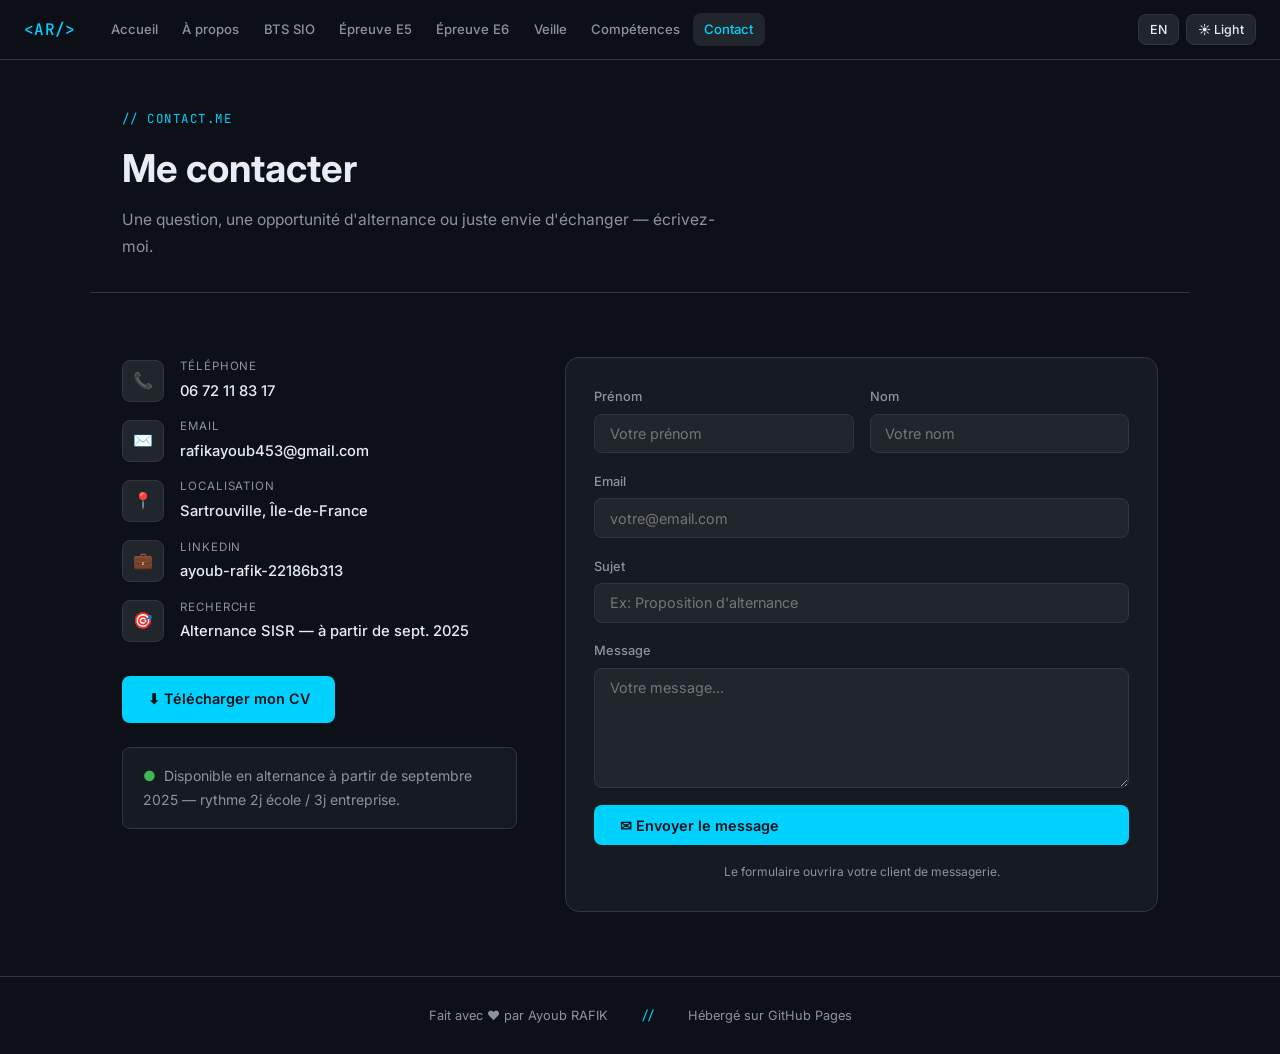
<file: contact.html>
<!DOCTYPE html>
<html lang="fr">
<head>
  <meta charset="UTF-8">
  <meta name="viewport" content="width=device-width, initial-scale=1.0">
  <title>Contact | Ayoub RAFIK</title>
  <link rel="stylesheet" href="./assets/css/style.css">
</head>
<body>

<nav id="navbar">
  <a href="./index.html" class="nav-logo">&lt;AR/&gt;</a>
  <div class="nav-links">
    <a href="./index.html"                data-i18n="nav.home">Accueil</a>
    <a href="./a-propos.html"             data-i18n="nav.about">À propos</a>
    <a href="./bts-sio.html"              data-i18n="nav.bts">BTS SIO</a>
    <a href="./epreuve-e5.html"           data-i18n="nav.e5">Épreuve E5</a>
    <a href="./epreuve-e6.html"           data-i18n="nav.e6">Épreuve E6</a>
    <a href="./veille-technologique.html" data-i18n="nav.veille">Veille</a>
    <a href="./competences.html"          data-i18n="nav.skills">Compétences</a>
    <a href="./contact.html"              data-i18n="nav.contact">Contact</a>
  </div>
  <div class="nav-controls">
    <button class="btn-icon js-lang-btn"  onclick="toggleLang()">EN</button>
    <button class="btn-icon js-theme-btn" onclick="toggleTheme()">☀️ Light</button>
  </div>
  <button class="nav-hamburger" onclick="toggleMenu()" aria-label="Menu">
    <span></span><span></span><span></span>
  </button>
</nav>

<div id="navDrawer" class="nav-drawer">
  <a href="./index.html"                data-i18n="nav.home">Accueil</a>
  <a href="./a-propos.html"             data-i18n="nav.about">À propos</a>
  <a href="./bts-sio.html"              data-i18n="nav.bts">BTS SIO</a>
  <a href="./epreuve-e5.html"           data-i18n="nav.e5">Épreuve E5</a>
  <a href="./epreuve-e6.html"           data-i18n="nav.e6">Épreuve E6</a>
  <a href="./veille-technologique.html" data-i18n="nav.veille">Veille technologique</a>
  <a href="./competences.html"          data-i18n="nav.skills">Compétences</a>
  <a href="./contact.html"              data-i18n="nav.contact">Contact</a>
  <div class="drawer-controls">
    <button class="btn-icon js-lang-btn"  onclick="toggleLang()">EN</button>
    <button class="btn-icon js-theme-btn" onclick="toggleTheme()">☀️ Light</button>
  </div>
</div>

<div class="page">

  <header class="page-header">
    <span class="page-header-label">// contact.me</span>
    <h1 class="page-header-title"
        data-fr="Me contacter"
        data-en="Get in touch">Me contacter</h1>
    <p class="page-header-sub"
       data-fr="Une question, une opportunité d'alternance ou juste envie d'échanger — écrivez-moi."
       data-en="A question, a work-study opportunity, or just want to chat — drop me a message.">
      Une question, une opportunité d'alternance ou juste envie d'échanger — écrivez-moi.
    </p>
  </header>

  <div class="section">
    <div class="contact-grid fade-up">

      <!-- Left: contact info -->
      <div>
        <div class="contact-info-list">

          <div class="contact-info-item">
            <div class="contact-info-icon">📞</div>
            <div>
              <div class="contact-info-label"
                   data-fr="Téléphone" data-en="Phone">Téléphone</div>
              <div class="contact-info-value">
                <a href="tel:+33672118317">06 72 11 83 17</a>
              </div>
            </div>
          </div>

          <div class="contact-info-item">
            <div class="contact-info-icon">✉️</div>
            <div>
              <div class="contact-info-label">Email</div>
              <div class="contact-info-value">
                <a href="mailto:rafikayoub453@gmail.com">rafikayoub453@gmail.com</a>
              </div>
            </div>
          </div>

          <div class="contact-info-item">
            <div class="contact-info-icon">📍</div>
            <div>
              <div class="contact-info-label"
                   data-fr="Localisation" data-en="Location">Localisation</div>
              <div class="contact-info-value">Sartrouville, Île-de-France</div>
            </div>
          </div>

          <div class="contact-info-item">
            <div class="contact-info-icon">💼</div>
            <div>
              <div class="contact-info-label">LinkedIn</div>
              <div class="contact-info-value">
                <a href="https://fr.linkedin.com/in/ayoub-rafik-22186b313" target="_blank" rel="noopener">
                  ayoub-rafik-22186b313
                </a>
              </div>
            </div>
          </div>

          <div class="contact-info-item">
            <div class="contact-info-icon">🎯</div>
            <div>
              <div class="contact-info-label"
                   data-fr="Recherche" data-en="Seeking">Recherche</div>
              <div class="contact-info-value"
                   data-fr="Alternance SISR — à partir de sept. 2025"
                   data-en="Work-study SISR — from Sept. 2025">
                Alternance SISR — à partir de sept. 2025
              </div>
            </div>
          </div>

        </div>

        <!-- CV download -->
        <a href="./assets/docs/CV_RAFIK_Ayoub.pdf" class="btn-primary" download
           data-fr="⬇ Télécharger mon CV" data-en="⬇ Download my CV">
          ⬇ Télécharger mon CV
        </a>

        <!-- Availability notice -->
        <div style="margin-top:1.5rem; padding:1rem 1.25rem; background:var(--bg2); border:1px solid var(--border); border-radius:var(--r); font-size:0.875rem; color:var(--text2);">
          <span style="color:var(--green);">●</span>&nbsp;
          <span data-fr="Disponible en alternance à partir de septembre 2025 — rythme 2j école / 3j entreprise."
                data-en="Available for work-study from September 2025 — 2 days school / 3 days on-site.">
            Disponible en alternance à partir de septembre 2025 — rythme 2j école / 3j entreprise.
          </span>
        </div>
      </div>

      <!-- Right: contact form -->
      <form class="contact-form" id="contactForm">

        <div class="form-row">
          <div class="form-group">
            <label for="firstname"
                   data-fr="Prénom" data-en="First name">Prénom</label>
            <input type="text" id="firstname" name="firstname"
                   data-fr-placeholder="Votre prénom"
                   data-en-placeholder="Your first name"
                   placeholder="Votre prénom" required>
          </div>
          <div class="form-group">
            <label for="lastname"
                   data-fr="Nom" data-en="Last name">Nom</label>
            <input type="text" id="lastname" name="lastname"
                   data-fr-placeholder="Votre nom"
                   data-en-placeholder="Your last name"
                   placeholder="Votre nom" required>
          </div>
        </div>

        <div class="form-group">
          <label for="email">Email</label>
          <input type="email" id="email" name="email"
                 data-fr-placeholder="votre@email.com"
                 data-en-placeholder="your@email.com"
                 placeholder="votre@email.com" required>
        </div>

        <div class="form-group">
          <label for="subject"
                 data-fr="Sujet" data-en="Subject">Sujet</label>
          <input type="text" id="subject" name="subject"
                 data-fr-placeholder="Ex: Proposition d'alternance"
                 data-en-placeholder="Ex: Work-study proposal"
                 placeholder="Ex: Proposition d'alternance">
        </div>

        <div class="form-group">
          <label for="message"
                 data-fr="Message" data-en="Message">Message</label>
          <textarea id="message" name="message"
                    data-fr-placeholder="Votre message..."
                    data-en-placeholder="Your message..."
                    placeholder="Votre message..." required></textarea>
        </div>

        <button type="submit" class="btn-primary"
                data-fr="✉ Envoyer le message"
                data-en="✉ Send message">
          ✉ Envoyer le message
        </button>

        <p style="font-size:0.75rem; color:var(--text2); text-align:center;"
           data-fr="Le formulaire ouvrira votre client de messagerie."
           data-en="The form will open your email client.">
          Le formulaire ouvrira votre client de messagerie.
        </p>

      </form>

    </div>
  </div>

</div>

<footer>
  <span data-i18n="footer.copy">Fait avec ❤️ par Ayoub RAFIK</span>
  <span class="mono">//</span>
  <a href="https://pages.github.com" target="_blank" data-i18n="footer.host">Hébergé sur GitHub Pages</a>
</footer>

<script src="./assets/js/script.js"></script>
</body>
</html>
</file>
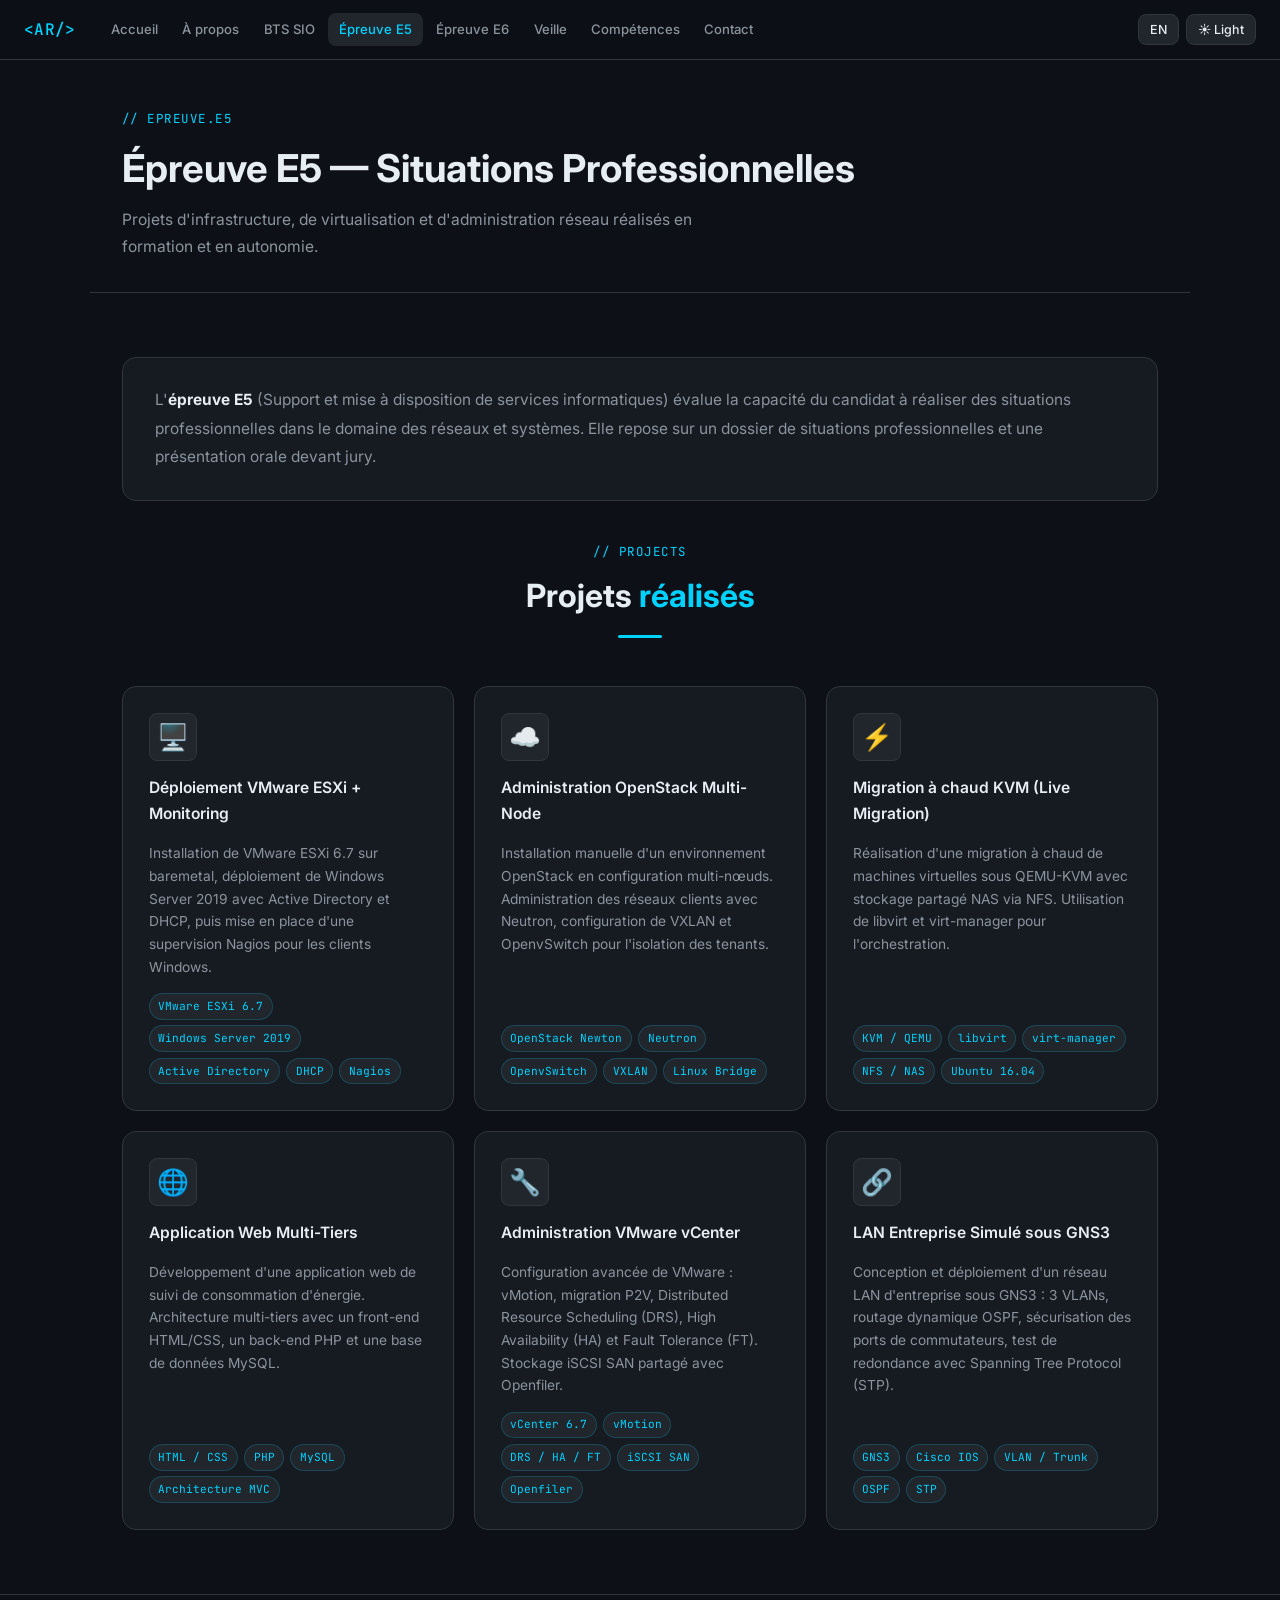
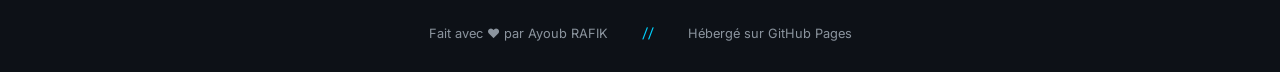
<file: epreuve-e5.html>
<!DOCTYPE html>
<html lang="fr">
<head>
  <meta charset="UTF-8">
  <meta name="viewport" content="width=device-width, initial-scale=1.0">
  <title>Épreuve E5 | Ayoub RAFIK</title>
  <link rel="stylesheet" href="./assets/css/style.css">
</head>
<body>

<nav id="navbar">
  <a href="./index.html" class="nav-logo">&lt;AR/&gt;</a>
  <div class="nav-links">
    <a href="./index.html"                data-i18n="nav.home">Accueil</a>
    <a href="./a-propos.html"             data-i18n="nav.about">À propos</a>
    <a href="./bts-sio.html"              data-i18n="nav.bts">BTS SIO</a>
    <a href="./epreuve-e5.html"           data-i18n="nav.e5">Épreuve E5</a>
    <a href="./epreuve-e6.html"           data-i18n="nav.e6">Épreuve E6</a>
    <a href="./veille-technologique.html" data-i18n="nav.veille">Veille</a>
    <a href="./competences.html"          data-i18n="nav.skills">Compétences</a>
    <a href="./contact.html"              data-i18n="nav.contact">Contact</a>
  </div>
  <div class="nav-controls">
    <button class="btn-icon js-lang-btn"  onclick="toggleLang()">EN</button>
    <button class="btn-icon js-theme-btn" onclick="toggleTheme()">☀️ Light</button>
  </div>
  <button class="nav-hamburger" onclick="toggleMenu()" aria-label="Menu">
    <span></span><span></span><span></span>
  </button>
</nav>

<div id="navDrawer" class="nav-drawer">
  <a href="./index.html"                data-i18n="nav.home">Accueil</a>
  <a href="./a-propos.html"             data-i18n="nav.about">À propos</a>
  <a href="./bts-sio.html"              data-i18n="nav.bts">BTS SIO</a>
  <a href="./epreuve-e5.html"           data-i18n="nav.e5">Épreuve E5</a>
  <a href="./epreuve-e6.html"           data-i18n="nav.e6">Épreuve E6</a>
  <a href="./veille-technologique.html" data-i18n="nav.veille">Veille technologique</a>
  <a href="./competences.html"          data-i18n="nav.skills">Compétences</a>
  <a href="./contact.html"              data-i18n="nav.contact">Contact</a>
  <div class="drawer-controls">
    <button class="btn-icon js-lang-btn"  onclick="toggleLang()">EN</button>
    <button class="btn-icon js-theme-btn" onclick="toggleTheme()">☀️ Light</button>
  </div>
</div>

<div class="page">

  <header class="page-header">
    <span class="page-header-label">// epreuve.E5</span>
    <h1 class="page-header-title"
        data-fr="Épreuve E5 — Situations Professionnelles"
        data-en="E5 Exam — Professional Situations">Épreuve E5 — Situations Professionnelles</h1>
    <p class="page-header-sub"
       data-fr="Projets d'infrastructure, de virtualisation et d'administration réseau réalisés en formation et en autonomie."
       data-en="Infrastructure, virtualization and network administration projects completed during training and independently.">
      Projets d'infrastructure, de virtualisation et d'administration réseau réalisés en formation et en autonomie.
    </p>
  </header>

  <div class="section">

    <div class="bts-intro fade-up"
         data-fr="L'<strong>épreuve E5</strong> (Support et mise à disposition de services informatiques) évalue la capacité du candidat à réaliser des situations professionnelles dans le domaine des réseaux et systèmes. Elle repose sur un dossier de situations professionnelles et une présentation orale devant jury."
         data-en="The <strong>E5 exam</strong> (Support and deployment of IT services) assesses the candidate's ability to carry out professional situations in the field of networks and systems. It is based on a portfolio of professional situations and an oral presentation before a jury.">
      L'<strong>épreuve E5</strong> (Support et mise à disposition de services informatiques) évalue la capacité du candidat à réaliser des situations professionnelles dans le domaine des réseaux et systèmes. Elle repose sur un dossier de situations professionnelles et une présentation orale devant jury.
    </div>

    <div class="section-header fade-up">
      <span class="section-label">// projects</span>
      <h2 class="section-title"
          data-fr="Projets <span>réalisés</span>"
          data-en="Completed <span>Projects</span>">Projets <span>réalisés</span></h2>
      <div class="section-divider"></div>
    </div>

    <div class="projects-grid stagger fade-up">

      <div class="project-card">
        <div class="project-icon">🖥️</div>
        <div class="project-title"
             data-fr="Déploiement VMware ESXi + Monitoring"
             data-en="VMware ESXi Deployment + Monitoring">Déploiement VMware ESXi + Monitoring</div>
        <div class="project-desc"
             data-fr="Installation de VMware ESXi 6.7 sur baremetal, déploiement de Windows Server 2019 avec Active Directory et DHCP, puis mise en place d'une supervision Nagios pour les clients Windows."
             data-en="Installation of VMware ESXi 6.7 on bare metal, deployment of Windows Server 2019 with Active Directory and DHCP, then implementation of Nagios monitoring for Windows clients.">
          Installation de VMware ESXi 6.7 sur baremetal, déploiement de Windows Server 2019 avec Active Directory et DHCP, puis mise en place d'une supervision Nagios pour les clients Windows.
        </div>
        <div class="project-tags">
          <span class="project-tag">VMware ESXi 6.7</span>
          <span class="project-tag">Windows Server 2019</span>
          <span class="project-tag">Active Directory</span>
          <span class="project-tag">DHCP</span>
          <span class="project-tag">Nagios</span>
        </div>
      </div>

      <div class="project-card">
        <div class="project-icon">☁️</div>
        <div class="project-title"
             data-fr="Administration OpenStack Multi-Node"
             data-en="Multi-Node OpenStack Administration">Administration OpenStack Multi-Node</div>
        <div class="project-desc"
             data-fr="Installation manuelle d'un environnement OpenStack en configuration multi-nœuds. Administration des réseaux clients avec Neutron, configuration de VXLAN et OpenvSwitch pour l'isolation des tenants."
             data-en="Manual installation of a multi-node OpenStack environment. Administration of client networks with Neutron, configuration of VXLAN and OpenvSwitch for tenant isolation.">
          Installation manuelle d'un environnement OpenStack en configuration multi-nœuds. Administration des réseaux clients avec Neutron, configuration de VXLAN et OpenvSwitch pour l'isolation des tenants.
        </div>
        <div class="project-tags">
          <span class="project-tag">OpenStack Newton</span>
          <span class="project-tag">Neutron</span>
          <span class="project-tag">OpenvSwitch</span>
          <span class="project-tag">VXLAN</span>
          <span class="project-tag">Linux Bridge</span>
        </div>
      </div>

      <div class="project-card">
        <div class="project-icon">⚡</div>
        <div class="project-title"
             data-fr="Migration à chaud KVM (Live Migration)"
             data-en="KVM Live Migration">Migration à chaud KVM (Live Migration)</div>
        <div class="project-desc"
             data-fr="Réalisation d'une migration à chaud de machines virtuelles sous QEMU-KVM avec stockage partagé NAS via NFS. Utilisation de libvirt et virt-manager pour l'orchestration."
             data-en="Live migration of virtual machines under QEMU-KVM with shared NAS storage via NFS. Use of libvirt and virt-manager for orchestration.">
          Réalisation d'une migration à chaud de machines virtuelles sous QEMU-KVM avec stockage partagé NAS via NFS. Utilisation de libvirt et virt-manager pour l'orchestration.
        </div>
        <div class="project-tags">
          <span class="project-tag">KVM / QEMU</span>
          <span class="project-tag">libvirt</span>
          <span class="project-tag">virt-manager</span>
          <span class="project-tag">NFS / NAS</span>
          <span class="project-tag">Ubuntu 16.04</span>
        </div>
      </div>

      <div class="project-card">
        <div class="project-icon">🌐</div>
        <div class="project-title"
             data-fr="Application Web Multi-Tiers"
             data-en="Multi-Tier Web Application">Application Web Multi-Tiers</div>
        <div class="project-desc"
             data-fr="Développement d'une application web de suivi de consommation d'énergie. Architecture multi-tiers avec un front-end HTML/CSS, un back-end PHP et une base de données MySQL."
             data-en="Development of an energy consumption tracking web application. Multi-tier architecture with HTML/CSS front-end, PHP back-end, and MySQL database.">
          Développement d'une application web de suivi de consommation d'énergie. Architecture multi-tiers avec un front-end HTML/CSS, un back-end PHP et une base de données MySQL.
        </div>
        <div class="project-tags">
          <span class="project-tag">HTML / CSS</span>
          <span class="project-tag">PHP</span>
          <span class="project-tag">MySQL</span>
          <span class="project-tag" data-fr="Architecture MVC" data-en="MVC Architecture">Architecture MVC</span>
        </div>
      </div>

      <div class="project-card">
        <div class="project-icon">🔧</div>
        <div class="project-title"
             data-fr="Administration VMware vCenter"
             data-en="VMware vCenter Administration">Administration VMware vCenter</div>
        <div class="project-desc"
             data-fr="Configuration avancée de VMware : vMotion, migration P2V, Distributed Resource Scheduling (DRS), High Availability (HA) et Fault Tolerance (FT). Stockage iSCSI SAN partagé avec Openfiler."
             data-en="Advanced VMware configuration: vMotion, P2V migration, Distributed Resource Scheduling (DRS), High Availability (HA) and Fault Tolerance (FT). Shared iSCSI SAN storage with Openfiler.">
          Configuration avancée de VMware : vMotion, migration P2V, Distributed Resource Scheduling (DRS), High Availability (HA) et Fault Tolerance (FT). Stockage iSCSI SAN partagé avec Openfiler.
        </div>
        <div class="project-tags">
          <span class="project-tag">vCenter 6.7</span>
          <span class="project-tag">vMotion</span>
          <span class="project-tag">DRS / HA / FT</span>
          <span class="project-tag">iSCSI SAN</span>
          <span class="project-tag">Openfiler</span>
        </div>
      </div>

      <div class="project-card">
        <div class="project-icon">🔗</div>
        <div class="project-title"
             data-fr="LAN Entreprise Simulé sous GNS3"
             data-en="Simulated Enterprise LAN under GNS3">LAN Entreprise Simulé sous GNS3</div>
        <div class="project-desc"
             data-fr="Conception et déploiement d'un réseau LAN d'entreprise sous GNS3 : 3 VLANs, routage dynamique OSPF, sécurisation des ports de commutateurs, test de redondance avec Spanning Tree Protocol (STP)."
             data-en="Design and deployment of an enterprise LAN under GNS3: 3 VLANs, OSPF dynamic routing, switch port security, redundancy testing with Spanning Tree Protocol (STP).">
          Conception et déploiement d'un réseau LAN d'entreprise sous GNS3 : 3 VLANs, routage dynamique OSPF, sécurisation des ports de commutateurs, test de redondance avec Spanning Tree Protocol (STP).
        </div>
        <div class="project-tags">
          <span class="project-tag">GNS3</span>
          <span class="project-tag">Cisco IOS</span>
          <span class="project-tag">VLAN / Trunk</span>
          <span class="project-tag">OSPF</span>
          <span class="project-tag">STP</span>
        </div>
      </div>

    </div>
  </div>
</div>

<footer>
  <span data-i18n="footer.copy">Fait avec ❤️ par Ayoub RAFIK</span>
  <span class="mono">//</span>
  <a href="https://pages.github.com" target="_blank" data-i18n="footer.host">Hébergé sur GitHub Pages</a>
</footer>

<script src="./assets/js/script.js"></script>
</body>
</html>
</file>
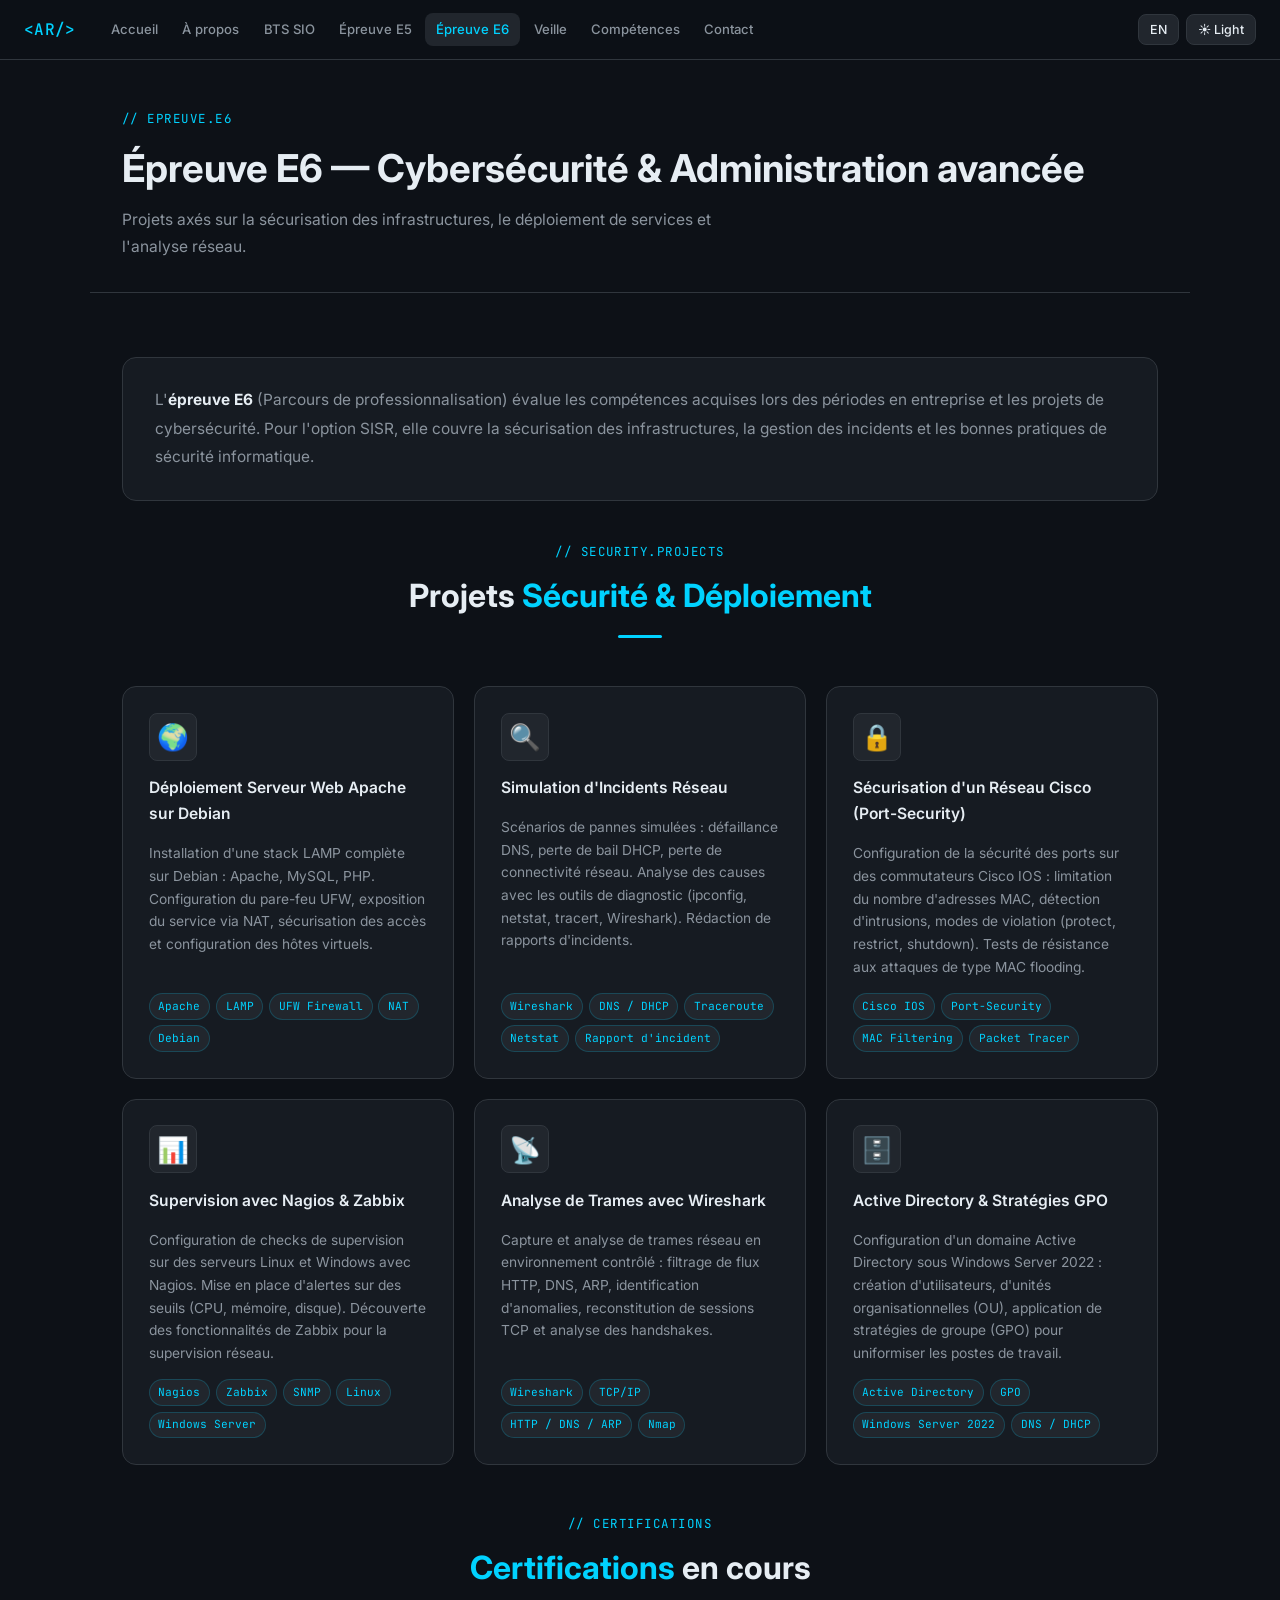
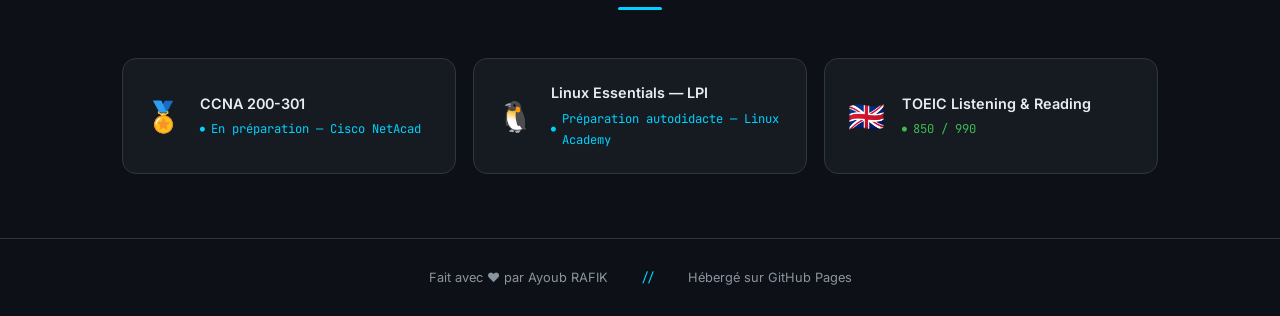
<file: epreuve-e6.html>
<!DOCTYPE html>
<html lang="fr">
<head>
  <meta charset="UTF-8">
  <meta name="viewport" content="width=device-width, initial-scale=1.0">
  <title>Épreuve E6 | Ayoub RAFIK</title>
  <link rel="stylesheet" href="./assets/css/style.css">
</head>
<body>

<nav id="navbar">
  <a href="./index.html" class="nav-logo">&lt;AR/&gt;</a>
  <div class="nav-links">
    <a href="./index.html"                data-i18n="nav.home">Accueil</a>
    <a href="./a-propos.html"             data-i18n="nav.about">À propos</a>
    <a href="./bts-sio.html"              data-i18n="nav.bts">BTS SIO</a>
    <a href="./epreuve-e5.html"           data-i18n="nav.e5">Épreuve E5</a>
    <a href="./epreuve-e6.html"           data-i18n="nav.e6">Épreuve E6</a>
    <a href="./veille-technologique.html" data-i18n="nav.veille">Veille</a>
    <a href="./competences.html"          data-i18n="nav.skills">Compétences</a>
    <a href="./contact.html"              data-i18n="nav.contact">Contact</a>
  </div>
  <div class="nav-controls">
    <button class="btn-icon js-lang-btn"  onclick="toggleLang()">EN</button>
    <button class="btn-icon js-theme-btn" onclick="toggleTheme()">☀️ Light</button>
  </div>
  <button class="nav-hamburger" onclick="toggleMenu()" aria-label="Menu">
    <span></span><span></span><span></span>
  </button>
</nav>

<div id="navDrawer" class="nav-drawer">
  <a href="./index.html"                data-i18n="nav.home">Accueil</a>
  <a href="./a-propos.html"             data-i18n="nav.about">À propos</a>
  <a href="./bts-sio.html"              data-i18n="nav.bts">BTS SIO</a>
  <a href="./epreuve-e5.html"           data-i18n="nav.e5">Épreuve E5</a>
  <a href="./epreuve-e6.html"           data-i18n="nav.e6">Épreuve E6</a>
  <a href="./veille-technologique.html" data-i18n="nav.veille">Veille technologique</a>
  <a href="./competences.html"          data-i18n="nav.skills">Compétences</a>
  <a href="./contact.html"              data-i18n="nav.contact">Contact</a>
  <div class="drawer-controls">
    <button class="btn-icon js-lang-btn"  onclick="toggleLang()">EN</button>
    <button class="btn-icon js-theme-btn" onclick="toggleTheme()">☀️ Light</button>
  </div>
</div>

<div class="page">

  <header class="page-header">
    <span class="page-header-label">// epreuve.E6</span>
    <h1 class="page-header-title"
        data-fr="Épreuve E6 — Cybersécurité & Administration avancée"
        data-en="E6 Exam — Cybersecurity & Advanced Administration">Épreuve E6 — Cybersécurité & Administration avancée</h1>
    <p class="page-header-sub"
       data-fr="Projets axés sur la sécurisation des infrastructures, le déploiement de services et l'analyse réseau."
       data-en="Projects focused on infrastructure hardening, service deployment and network analysis.">
      Projets axés sur la sécurisation des infrastructures, le déploiement de services et l'analyse réseau.
    </p>
  </header>

  <div class="section">

    <div class="bts-intro fade-up"
         data-fr="L'<strong>épreuve E6</strong> (Parcours de professionnalisation) évalue les compétences acquises lors des périodes en entreprise et les projets de cybersécurité. Pour l'option SISR, elle couvre la sécurisation des infrastructures, la gestion des incidents et les bonnes pratiques de sécurité informatique."
         data-en="The <strong>E6 exam</strong> (Professional development path) assesses skills acquired during work placements and cybersecurity projects. For the SISR track, it covers infrastructure hardening, incident management and IT security best practices.">
      L'<strong>épreuve E6</strong> (Parcours de professionnalisation) évalue les compétences acquises lors des périodes en entreprise et les projets de cybersécurité. Pour l'option SISR, elle couvre la sécurisation des infrastructures, la gestion des incidents et les bonnes pratiques de sécurité informatique.
    </div>

    <div class="section-header fade-up">
      <span class="section-label">// security.projects</span>
      <h2 class="section-title"
          data-fr="Projets <span>Sécurité & Déploiement</span>"
          data-en="<span>Security & Deployment</span> Projects">Projets <span>Sécurité & Déploiement</span></h2>
      <div class="section-divider"></div>
    </div>

    <div class="projects-grid stagger fade-up">

      <div class="project-card">
        <div class="project-icon">🌍</div>
        <div class="project-title"
             data-fr="Déploiement Serveur Web Apache sur Debian"
             data-en="Apache Web Server Deployment on Debian">Déploiement Serveur Web Apache sur Debian</div>
        <div class="project-desc"
             data-fr="Installation d'une stack LAMP complète sur Debian : Apache, MySQL, PHP. Configuration du pare-feu UFW, exposition du service via NAT, sécurisation des accès et configuration des hôtes virtuels."
             data-en="Installation of a full LAMP stack on Debian: Apache, MySQL, PHP. UFW firewall configuration, service exposure via NAT, access hardening and virtual host configuration.">
          Installation d'une stack LAMP complète sur Debian : Apache, MySQL, PHP. Configuration du pare-feu UFW, exposition du service via NAT, sécurisation des accès et configuration des hôtes virtuels.
        </div>
        <div class="project-tags">
          <span class="project-tag">Apache</span>
          <span class="project-tag">LAMP</span>
          <span class="project-tag">UFW Firewall</span>
          <span class="project-tag">NAT</span>
          <span class="project-tag">Debian</span>
        </div>
      </div>

      <div class="project-card">
        <div class="project-icon">🔍</div>
        <div class="project-title"
             data-fr="Simulation d'Incidents Réseau"
             data-en="Network Incident Simulation">Simulation d'Incidents Réseau</div>
        <div class="project-desc"
             data-fr="Scénarios de pannes simulées : défaillance DNS, perte de bail DHCP, perte de connectivité réseau. Analyse des causes avec les outils de diagnostic (ipconfig, netstat, tracert, Wireshark). Rédaction de rapports d'incidents."
             data-en="Simulated failure scenarios: DNS failure, lost DHCP lease, network connectivity loss. Root cause analysis with diagnostic tools (ipconfig, netstat, tracert, Wireshark). Incident report writing.">
          Scénarios de pannes simulées : défaillance DNS, perte de bail DHCP, perte de connectivité réseau. Analyse des causes avec les outils de diagnostic (ipconfig, netstat, tracert, Wireshark). Rédaction de rapports d'incidents.
        </div>
        <div class="project-tags">
          <span class="project-tag">Wireshark</span>
          <span class="project-tag">DNS / DHCP</span>
          <span class="project-tag">Traceroute</span>
          <span class="project-tag">Netstat</span>
          <span class="project-tag" data-fr="Rapport d'incident" data-en="Incident report">Rapport d'incident</span>
        </div>
      </div>

      <div class="project-card">
        <div class="project-icon">🔒</div>
        <div class="project-title"
             data-fr="Sécurisation d'un Réseau Cisco (Port-Security)"
             data-en="Cisco Network Hardening (Port-Security)">Sécurisation d'un Réseau Cisco (Port-Security)</div>
        <div class="project-desc"
             data-fr="Configuration de la sécurité des ports sur des commutateurs Cisco IOS : limitation du nombre d'adresses MAC, détection d'intrusions, modes de violation (protect, restrict, shutdown). Tests de résistance aux attaques de type MAC flooding."
             data-en="Port security configuration on Cisco IOS switches: MAC address count limiting, intrusion detection, violation modes (protect, restrict, shutdown). Resistance testing against MAC flooding attacks.">
          Configuration de la sécurité des ports sur des commutateurs Cisco IOS : limitation du nombre d'adresses MAC, détection d'intrusions, modes de violation (protect, restrict, shutdown). Tests de résistance aux attaques de type MAC flooding.
        </div>
        <div class="project-tags">
          <span class="project-tag">Cisco IOS</span>
          <span class="project-tag">Port-Security</span>
          <span class="project-tag">MAC Filtering</span>
          <span class="project-tag">Packet Tracer</span>
        </div>
      </div>

      <div class="project-card">
        <div class="project-icon">📊</div>
        <div class="project-title"
             data-fr="Supervision avec Nagios & Zabbix"
             data-en="Monitoring with Nagios & Zabbix">Supervision avec Nagios & Zabbix</div>
        <div class="project-desc"
             data-fr="Configuration de checks de supervision sur des serveurs Linux et Windows avec Nagios. Mise en place d'alertes sur des seuils (CPU, mémoire, disque). Découverte des fonctionnalités de Zabbix pour la supervision réseau."
             data-en="Configuration of monitoring checks on Linux and Windows servers with Nagios. Setting up threshold alerts (CPU, memory, disk). Discovery of Zabbix features for network monitoring.">
          Configuration de checks de supervision sur des serveurs Linux et Windows avec Nagios. Mise en place d'alertes sur des seuils (CPU, mémoire, disque). Découverte des fonctionnalités de Zabbix pour la supervision réseau.
        </div>
        <div class="project-tags">
          <span class="project-tag">Nagios</span>
          <span class="project-tag">Zabbix</span>
          <span class="project-tag">SNMP</span>
          <span class="project-tag">Linux</span>
          <span class="project-tag">Windows Server</span>
        </div>
      </div>

      <div class="project-card">
        <div class="project-icon">📡</div>
        <div class="project-title"
             data-fr="Analyse de Trames avec Wireshark"
             data-en="Frame Analysis with Wireshark">Analyse de Trames avec Wireshark</div>
        <div class="project-desc"
             data-fr="Capture et analyse de trames réseau en environnement contrôlé : filtrage de flux HTTP, DNS, ARP, identification d'anomalies, reconstitution de sessions TCP et analyse des handshakes."
             data-en="Network frame capture and analysis in a controlled environment: HTTP, DNS, ARP traffic filtering, anomaly identification, TCP session reconstruction and handshake analysis.">
          Capture et analyse de trames réseau en environnement contrôlé : filtrage de flux HTTP, DNS, ARP, identification d'anomalies, reconstitution de sessions TCP et analyse des handshakes.
        </div>
        <div class="project-tags">
          <span class="project-tag">Wireshark</span>
          <span class="project-tag">TCP/IP</span>
          <span class="project-tag">HTTP / DNS / ARP</span>
          <span class="project-tag">Nmap</span>
        </div>
      </div>

      <div class="project-card">
        <div class="project-icon">🗄️</div>
        <div class="project-title"
             data-fr="Active Directory & Stratégies GPO"
             data-en="Active Directory & GPO Policies">Active Directory & Stratégies GPO</div>
        <div class="project-desc"
             data-fr="Configuration d'un domaine Active Directory sous Windows Server 2022 : création d'utilisateurs, d'unités organisationnelles (OU), application de stratégies de groupe (GPO) pour uniformiser les postes de travail."
             data-en="Active Directory domain configuration under Windows Server 2022: user creation, organizational units (OU), Group Policy Objects (GPO) deployment to standardize workstations.">
          Configuration d'un domaine Active Directory sous Windows Server 2022 : création d'utilisateurs, d'unités organisationnelles (OU), application de stratégies de groupe (GPO) pour uniformiser les postes de travail.
        </div>
        <div class="project-tags">
          <span class="project-tag">Active Directory</span>
          <span class="project-tag">GPO</span>
          <span class="project-tag">Windows Server 2022</span>
          <span class="project-tag">DNS / DHCP</span>
        </div>
      </div>

    </div>

    <!-- Certifications -->
    <div class="section-header fade-up" style="margin-top:3rem">
      <span class="section-label">// certifications</span>
      <h2 class="section-title"
          data-fr="<span>Certifications</span> en cours"
          data-en="Ongoing <span>Certifications</span>"><span>Certifications</span> en cours</h2>
      <div class="section-divider"></div>
    </div>

    <div class="certs-grid stagger fade-up">
      <div class="cert-card">
        <div class="cert-icon">🏅</div>
        <div>
          <div class="cert-name">CCNA 200-301</div>
          <div class="cert-status"
               data-fr="En préparation — Cisco NetAcad"
               data-en="In progress — Cisco NetAcad">En préparation — Cisco NetAcad</div>
        </div>
      </div>
      <div class="cert-card">
        <div class="cert-icon">🐧</div>
        <div>
          <div class="cert-name">Linux Essentials — LPI</div>
          <div class="cert-status"
               data-fr="Préparation autodidacte — Linux Academy"
               data-en="Self-study — Linux Academy">Préparation autodidacte — Linux Academy</div>
        </div>
      </div>
      <div class="cert-card">
        <div class="cert-icon">🇬🇧</div>
        <div>
          <div class="cert-name">TOEIC Listening & Reading</div>
          <div class="cert-status done">850 / 990</div>
        </div>
      </div>
    </div>

  </div>
</div>

<footer>
  <span data-i18n="footer.copy">Fait avec ❤️ par Ayoub RAFIK</span>
  <span class="mono">//</span>
  <a href="https://pages.github.com" target="_blank" data-i18n="footer.host">Hébergé sur GitHub Pages</a>
</footer>

<script src="./assets/js/script.js"></script>
</body>
</html>
</file>
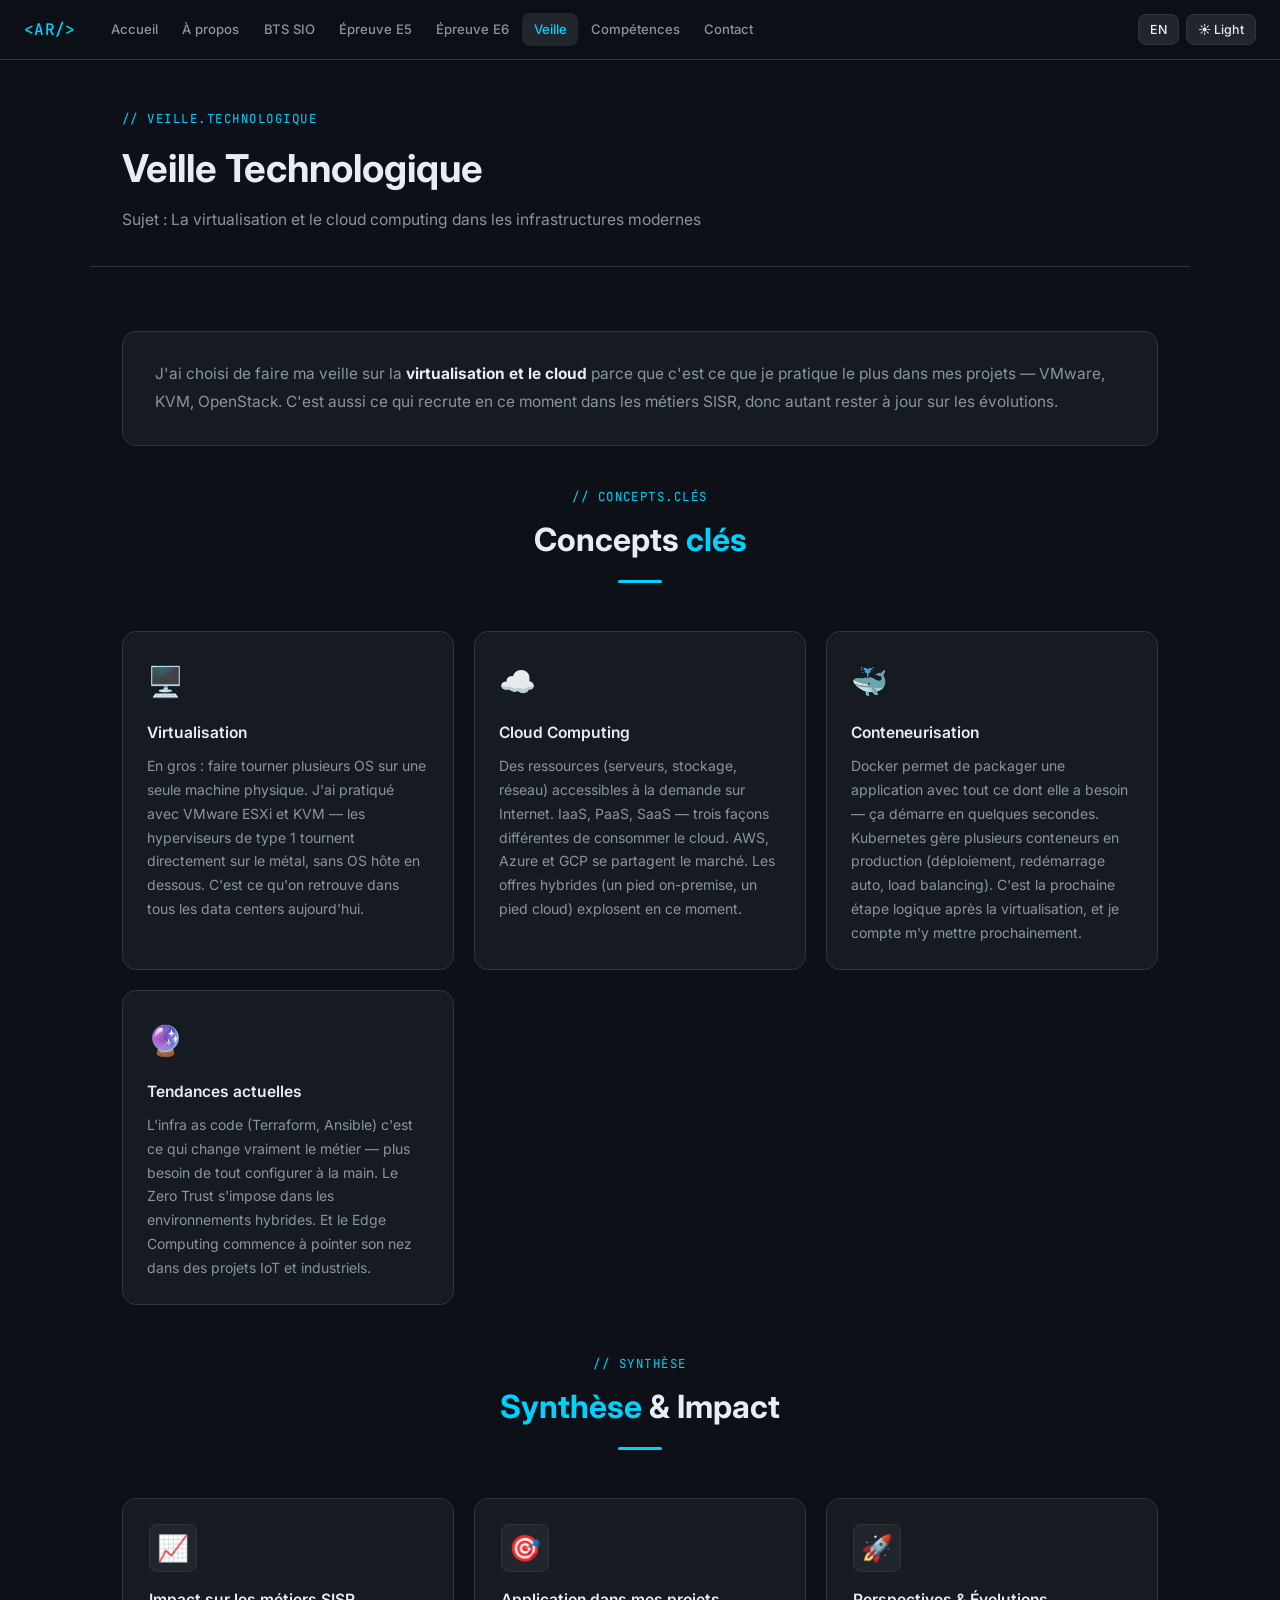
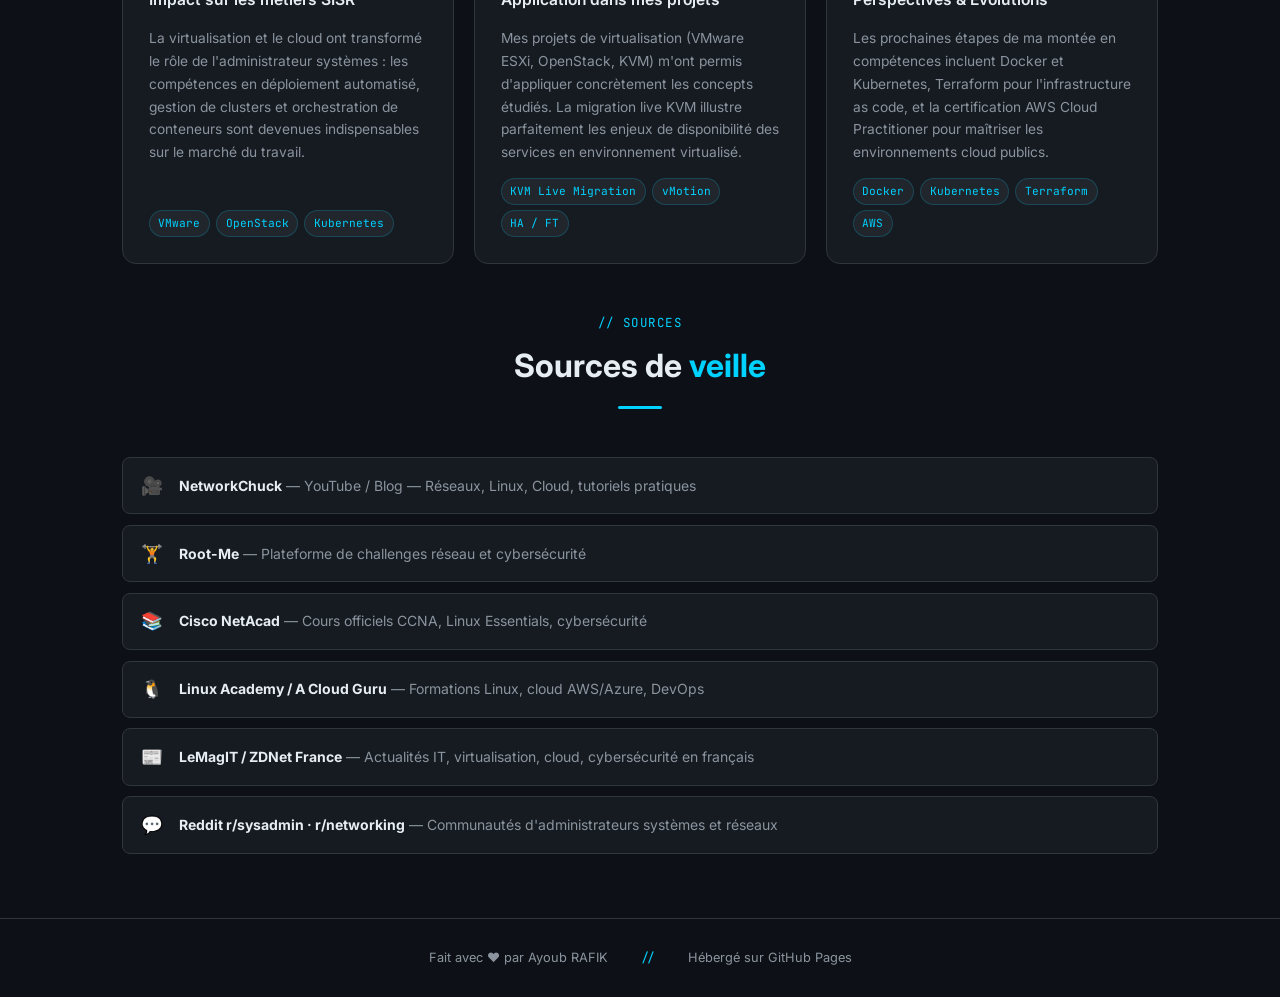
<file: veille-technologique.html>
<!DOCTYPE html>
<html lang="fr">
<head>
  <meta charset="UTF-8">
  <meta name="viewport" content="width=device-width, initial-scale=1.0">
  <title>Veille Technologique | Ayoub RAFIK</title>
  <link rel="stylesheet" href="./assets/css/style.css">
</head>
<body>

<nav id="navbar">
  <a href="./index.html" class="nav-logo">&lt;AR/&gt;</a>
  <div class="nav-links">
    <a href="./index.html"                data-i18n="nav.home">Accueil</a>
    <a href="./a-propos.html"             data-i18n="nav.about">À propos</a>
    <a href="./bts-sio.html"              data-i18n="nav.bts">BTS SIO</a>
    <a href="./epreuve-e5.html"           data-i18n="nav.e5">Épreuve E5</a>
    <a href="./epreuve-e6.html"           data-i18n="nav.e6">Épreuve E6</a>
    <a href="./veille-technologique.html" data-i18n="nav.veille">Veille</a>
    <a href="./competences.html"          data-i18n="nav.skills">Compétences</a>
    <a href="./contact.html"              data-i18n="nav.contact">Contact</a>
  </div>
  <div class="nav-controls">
    <button class="btn-icon js-lang-btn"  onclick="toggleLang()">EN</button>
    <button class="btn-icon js-theme-btn" onclick="toggleTheme()">☀️ Light</button>
  </div>
  <button class="nav-hamburger" onclick="toggleMenu()" aria-label="Menu">
    <span></span><span></span><span></span>
  </button>
</nav>

<div id="navDrawer" class="nav-drawer">
  <a href="./index.html"                data-i18n="nav.home">Accueil</a>
  <a href="./a-propos.html"             data-i18n="nav.about">À propos</a>
  <a href="./bts-sio.html"              data-i18n="nav.bts">BTS SIO</a>
  <a href="./epreuve-e5.html"           data-i18n="nav.e5">Épreuve E5</a>
  <a href="./epreuve-e6.html"           data-i18n="nav.e6">Épreuve E6</a>
  <a href="./veille-technologique.html" data-i18n="nav.veille">Veille technologique</a>
  <a href="./competences.html"          data-i18n="nav.skills">Compétences</a>
  <a href="./contact.html"              data-i18n="nav.contact">Contact</a>
  <div class="drawer-controls">
    <button class="btn-icon js-lang-btn"  onclick="toggleLang()">EN</button>
    <button class="btn-icon js-theme-btn" onclick="toggleTheme()">☀️ Light</button>
  </div>
</div>

<div class="page">

  <header class="page-header">
    <span class="page-header-label">// veille.technologique</span>
    <h1 class="page-header-title"
        data-fr="Veille Technologique"
        data-en="Technology Watch">Veille Technologique</h1>
    <p class="page-header-sub"
       data-fr="Sujet : La virtualisation et le cloud computing dans les infrastructures modernes"
       data-en="Topic: Virtualization and cloud computing in modern infrastructures">
      Sujet : La virtualisation et le cloud computing dans les infrastructures modernes
    </p>
  </header>

  <div class="section">

    <div class="veille-intro fade-up"
         data-fr="J'ai choisi de faire ma veille sur la <strong>virtualisation et le cloud</strong> parce que c'est ce que je pratique le plus dans mes projets — VMware, KVM, OpenStack. C'est aussi ce qui recrute en ce moment dans les métiers SISR, donc autant rester à jour sur les évolutions."
         data-en="I chose to focus my tech watch on <strong>virtualization and cloud</strong> because that's what I work with the most in my projects — VMware, KVM, OpenStack. It's also where most SISR job opportunities are right now, so keeping up with it just makes sense.">
      J'ai choisi de faire ma veille sur la <strong>virtualisation et le cloud</strong> parce que c'est ce que je pratique le plus dans mes projets — VMware, KVM, OpenStack. C'est aussi ce qui recrute en ce moment dans les métiers SISR, donc autant rester à jour sur les évolutions.
    </div>

    <!-- Concepts -->
    <div class="section-header fade-up">
      <span class="section-label">// concepts.clés</span>
      <h2 class="section-title"
          data-fr="Concepts <span>clés</span>"
          data-en="Key <span>Concepts</span>">Concepts <span>clés</span></h2>
      <div class="section-divider"></div>
    </div>

    <div class="veille-grid stagger fade-up">

      <div class="veille-card">
        <div class="veille-card-icon">🖥️</div>
        <div class="veille-card-title"
             data-fr="Virtualisation"
             data-en="Virtualization">Virtualisation</div>
        <div class="veille-card-body"
             data-fr="En gros : faire tourner plusieurs OS sur une seule machine physique. J'ai pratiqué avec VMware ESXi et KVM — les hyperviseurs de type 1 tournent directement sur le métal, sans OS hôte en dessous. C'est ce qu'on retrouve dans tous les data centers aujourd'hui."
             data-en="In short: running multiple OSes on a single physical machine. I've worked with VMware ESXi and KVM — type 1 hypervisors run directly on the hardware with no host OS underneath. That's what you find in every data center today.">
          En gros : faire tourner plusieurs OS sur une seule machine physique. J'ai pratiqué avec VMware ESXi et KVM — les hyperviseurs de type 1 tournent directement sur le métal, sans OS hôte en dessous. C'est ce qu'on retrouve dans tous les data centers aujourd'hui.
        </div>
      </div>

      <div class="veille-card">
        <div class="veille-card-icon">☁️</div>
        <div class="veille-card-title"
             data-fr="Cloud Computing"
             data-en="Cloud Computing">Cloud Computing</div>
        <div class="veille-card-body"
             data-fr="Des ressources (serveurs, stockage, réseau) accessibles à la demande sur Internet. IaaS, PaaS, SaaS — trois façons différentes de consommer le cloud. AWS, Azure et GCP se partagent le marché. Les offres hybrides (un pied on-premise, un pied cloud) explosent en ce moment."
             data-en="Computing resources (servers, storage, networking) on demand over the internet. IaaS, PaaS, SaaS — three different ways to consume cloud. AWS, Azure and GCP share the market. Hybrid setups (one foot on-prem, one in the cloud) are growing fast right now.">
          Des ressources (serveurs, stockage, réseau) accessibles à la demande sur Internet. IaaS, PaaS, SaaS — trois façons différentes de consommer le cloud. AWS, Azure et GCP se partagent le marché. Les offres hybrides (un pied on-premise, un pied cloud) explosent en ce moment.
        </div>
      </div>

      <div class="veille-card">
        <div class="veille-card-icon">🐳</div>
        <div class="veille-card-title"
             data-fr="Conteneurisation"
             data-en="Containerization">Conteneurisation</div>
        <div class="veille-card-body"
             data-fr="Docker permet de packager une application avec tout ce dont elle a besoin — ça démarre en quelques secondes. Kubernetes gère plusieurs conteneurs en production (déploiement, redémarrage auto, load balancing). C'est la prochaine étape logique après la virtualisation, et je compte m'y mettre prochainement."
             data-en="Docker lets you package an app with everything it needs — boots in seconds. Kubernetes manages multiple containers in production (deployment, auto-restart, load balancing). It's the natural next step after virtualization, and it's on my list to learn soon.">
          Docker permet de packager une application avec tout ce dont elle a besoin — ça démarre en quelques secondes. Kubernetes gère plusieurs conteneurs en production (déploiement, redémarrage auto, load balancing). C'est la prochaine étape logique après la virtualisation, et je compte m'y mettre prochainement.
        </div>
      </div>

      <div class="veille-card">
        <div class="veille-card-icon">🔮</div>
        <div class="veille-card-title"
             data-fr="Tendances actuelles"
             data-en="Current Trends">Tendances actuelles</div>
        <div class="veille-card-body"
             data-fr="L'infra as code (Terraform, Ansible) c'est ce qui change vraiment le métier — plus besoin de tout configurer à la main. Le Zero Trust s'impose dans les environnements hybrides. Et le Edge Computing commence à pointer son nez dans des projets IoT et industriels."
             data-en="Infrastructure as code (Terraform, Ansible) is genuinely changing the job — no more manually configuring everything by hand. Zero Trust is becoming the standard in hybrid environments. And Edge Computing is starting to show up in IoT and industrial projects.">
          L'infra as code (Terraform, Ansible) c'est ce qui change vraiment le métier — plus besoin de tout configurer à la main. Le Zero Trust s'impose dans les environnements hybrides. Et le Edge Computing commence à pointer son nez dans des projets IoT et industriels.
        </div>
      </div>

    </div>

    <!-- Synthèse -->
    <div class="section-header fade-up">
      <span class="section-label">// synthèse</span>
      <h2 class="section-title"
          data-fr="<span>Synthèse</span> & Impact"
          data-en="<span>Synthesis</span> & Impact"><span>Synthèse</span> & Impact</h2>
      <div class="section-divider"></div>
    </div>

    <div class="projects-grid stagger fade-up">
      <div class="project-card">
        <div class="project-icon">📈</div>
        <div class="project-title"
             data-fr="Impact sur les métiers SISR"
             data-en="Impact on SISR Careers">Impact sur les métiers SISR</div>
        <div class="project-desc"
             data-fr="La virtualisation et le cloud ont transformé le rôle de l'administrateur systèmes : les compétences en déploiement automatisé, gestion de clusters et orchestration de conteneurs sont devenues indispensables sur le marché du travail."
             data-en="Virtualization and cloud have transformed the role of systems administrators: skills in automated deployment, cluster management and container orchestration have become essential in the job market.">
          La virtualisation et le cloud ont transformé le rôle de l'administrateur systèmes : les compétences en déploiement automatisé, gestion de clusters et orchestration de conteneurs sont devenues indispensables sur le marché du travail.
        </div>
        <div class="project-tags">
          <span class="project-tag">VMware</span>
          <span class="project-tag">OpenStack</span>
          <span class="project-tag">Kubernetes</span>
        </div>
      </div>
      <div class="project-card">
        <div class="project-icon">🎯</div>
        <div class="project-title"
             data-fr="Application dans mes projets"
             data-en="Application in my projects">Application dans mes projets</div>
        <div class="project-desc"
             data-fr="Mes projets de virtualisation (VMware ESXi, OpenStack, KVM) m'ont permis d'appliquer concrètement les concepts étudiés. La migration live KVM illustre parfaitement les enjeux de disponibilité des services en environnement virtualisé."
             data-en="My virtualization projects (VMware ESXi, OpenStack, KVM) allowed me to concretely apply the studied concepts. KVM live migration perfectly illustrates the service availability challenges in virtualized environments.">
          Mes projets de virtualisation (VMware ESXi, OpenStack, KVM) m'ont permis d'appliquer concrètement les concepts étudiés. La migration live KVM illustre parfaitement les enjeux de disponibilité des services en environnement virtualisé.
        </div>
        <div class="project-tags">
          <span class="project-tag">KVM Live Migration</span>
          <span class="project-tag">vMotion</span>
          <span class="project-tag">HA / FT</span>
        </div>
      </div>
      <div class="project-card">
        <div class="project-icon">🚀</div>
        <div class="project-title"
             data-fr="Perspectives & Évolutions"
             data-en="Outlook & Future Developments">Perspectives & Évolutions</div>
        <div class="project-desc"
             data-fr="Les prochaines étapes de ma montée en compétences incluent Docker et Kubernetes, Terraform pour l'infrastructure as code, et la certification AWS Cloud Practitioner pour maîtriser les environnements cloud publics."
             data-en="The next steps in my skill development include Docker and Kubernetes, Terraform for infrastructure as code, and the AWS Cloud Practitioner certification to master public cloud environments.">
          Les prochaines étapes de ma montée en compétences incluent Docker et Kubernetes, Terraform pour l'infrastructure as code, et la certification AWS Cloud Practitioner pour maîtriser les environnements cloud publics.
        </div>
        <div class="project-tags">
          <span class="project-tag">Docker</span>
          <span class="project-tag">Kubernetes</span>
          <span class="project-tag">Terraform</span>
          <span class="project-tag">AWS</span>
        </div>
      </div>
    </div>

    <!-- Sources -->
    <div class="section-header fade-up" style="margin-top:3rem">
      <span class="section-label">// sources</span>
      <h2 class="section-title"
          data-fr="Sources de <span>veille</span>"
          data-en="Watch <span>Sources</span>">Sources de <span>veille</span></h2>
      <div class="section-divider"></div>
    </div>

    <div class="sources-list stagger fade-up">
      <div class="source-item">
        <span class="source-icon">🎥</span>
        <div>
          <strong>NetworkChuck</strong> —
          <span data-fr="YouTube / Blog — Réseaux, Linux, Cloud, tutoriels pratiques"
                data-en="YouTube / Blog — Networking, Linux, Cloud, practical tutorials">
            YouTube / Blog — Réseaux, Linux, Cloud, tutoriels pratiques
          </span>
        </div>
      </div>
      <div class="source-item">
        <span class="source-icon">🏋️</span>
        <div>
          <strong>Root-Me</strong> —
          <span data-fr="Plateforme de challenges réseau et cybersécurité"
                data-en="Network and cybersecurity challenges platform">
            Plateforme de challenges réseau et cybersécurité
          </span>
        </div>
      </div>
      <div class="source-item">
        <span class="source-icon">📚</span>
        <div>
          <strong>Cisco NetAcad</strong> —
          <span data-fr="Cours officiels CCNA, Linux Essentials, cybersécurité"
                data-en="Official CCNA, Linux Essentials, cybersecurity courses">
            Cours officiels CCNA, Linux Essentials, cybersécurité
          </span>
        </div>
      </div>
      <div class="source-item">
        <span class="source-icon">🐧</span>
        <div>
          <strong>Linux Academy / A Cloud Guru</strong> —
          <span data-fr="Formations Linux, cloud AWS/Azure, DevOps"
                data-en="Linux, AWS/Azure cloud, DevOps training">
            Formations Linux, cloud AWS/Azure, DevOps
          </span>
        </div>
      </div>
      <div class="source-item">
        <span class="source-icon">📰</span>
        <div>
          <strong>LeMagIT / ZDNet France</strong> —
          <span data-fr="Actualités IT, virtualisation, cloud, cybersécurité en français"
                data-en="IT news, virtualization, cloud, cybersecurity in French">
            Actualités IT, virtualisation, cloud, cybersécurité en français
          </span>
        </div>
      </div>
      <div class="source-item">
        <span class="source-icon">💬</span>
        <div>
          <strong>Reddit r/sysadmin · r/networking</strong> —
          <span data-fr="Communautés d'administrateurs systèmes et réseaux"
                data-en="Systems and network administrators communities">
            Communautés d'administrateurs systèmes et réseaux
          </span>
        </div>
      </div>
    </div>

  </div>
</div>

<footer>
  <span data-i18n="footer.copy">Fait avec ❤️ par Ayoub RAFIK</span>
  <span class="mono">//</span>
  <a href="https://pages.github.com" target="_blank" data-i18n="footer.host">Hébergé sur GitHub Pages</a>
</footer>

<script src="./assets/js/script.js"></script>
</body>
</html>
</file>
<file: assets/css/style.css>
/* style.css — Ayoub RAFIK */

@import url('https://fonts.googleapis.com/css2?family=Inter:wght@300;400;500;600;700&family=JetBrains+Mono:wght@400;500&display=swap');

/* ===== DESIGN TOKENS ===== */
:root {
  --bg:      #0d1117;
  --bg2:     #161b22;
  --bg3:     #21262d;
  --accent:  #00d2ff;
  --accent2: #0099bb;
  --text:    #e6edf3;
  --text2:   #8b949e;
  --border:  #30363d;
  --green:   #3fb950;
  --r:       8px;
  --r-lg:    14px;
  --shadow:  0 4px 24px rgba(0,0,0,.45);
  --t:       0.25s ease;
}
body.light {
  --bg:      #f6f8fa;
  --bg2:     #ffffff;
  --bg3:     #eaeef2;
  --accent:  #0969da;
  --accent2: #0550ae;
  --text:    #1f2328;
  --text2:   #656d76;
  --border:  #d0d7de;
  --shadow:  0 4px 24px rgba(0,0,0,.08);
}

/* ===== RESET ===== */
*, *::before, *::after { box-sizing: border-box; margin: 0; padding: 0; }
html { scroll-behavior: smooth; }
body {
  font-family: 'Inter', sans-serif;
  background: var(--bg);
  color: var(--text);
  line-height: 1.7;
  transition: background var(--t), color var(--t);
}
a { color: var(--accent); text-decoration: none; }
a:hover { text-decoration: underline; }
img { max-width: 100%; display: block; }
ul { list-style: none; }
button { font-family: 'Inter', sans-serif; }

/* ===== NAVBAR ===== */
#navbar {
  position: fixed;
  top: 0; left: 0; right: 0;
  z-index: 1000;
  height: 60px;
  display: flex;
  align-items: center;
  padding: 0 1.5rem;
  gap: 1.5rem;
  background: rgba(13,17,23,.9);
  backdrop-filter: blur(14px);
  -webkit-backdrop-filter: blur(14px);
  border-bottom: 1px solid var(--border);
  transition: background var(--t), border-color var(--t);
}
body.light #navbar { background: rgba(246,248,250,.92); }

.nav-logo {
  font-family: 'JetBrains Mono', monospace;
  font-size: 1rem;
  font-weight: 500;
  color: var(--accent);
  flex-shrink: 0;
  text-decoration: none;
  letter-spacing: 0.02em;
}
.nav-logo:hover { text-decoration: none; opacity: 0.85; }

.nav-links {
  display: flex;
  gap: 2px;
  flex: 1;
  overflow-x: auto;
  scrollbar-width: none;
}
.nav-links::-webkit-scrollbar { display: none; }
.nav-links a {
  color: var(--text2);
  font-size: 0.82rem;
  font-weight: 500;
  padding: 0.35rem 0.7rem;
  border-radius: var(--r);
  white-space: nowrap;
  transition: color var(--t), background var(--t);
  text-decoration: none;
}
.nav-links a:hover,
.nav-links a.active {
  color: var(--text);
  background: var(--bg3);
  text-decoration: none;
}
.nav-links a.active { color: var(--accent); }

.nav-controls {
  display: flex;
  gap: 0.4rem;
  align-items: center;
  flex-shrink: 0;
}
.btn-icon {
  background: var(--bg3);
  border: 1px solid var(--border);
  color: var(--text);
  cursor: pointer;
  border-radius: var(--r);
  padding: 0.35rem 0.7rem;
  font-size: 0.78rem;
  font-weight: 500;
  display: flex;
  align-items: center;
  gap: 0.3rem;
  transition: background var(--t), border-color var(--t), color var(--t);
  white-space: nowrap;
  line-height: 1.4;
}
.btn-icon:hover { background: var(--bg2); border-color: var(--accent); color: var(--accent); }

.nav-hamburger {
  display: none;
  flex-direction: column;
  gap: 5px;
  cursor: pointer;
  padding: 0.4rem;
  border: none;
  background: none;
  margin-left: auto;
}
.nav-hamburger span {
  display: block;
  width: 20px;
  height: 2px;
  background: var(--text);
  border-radius: 2px;
  transition: var(--t);
}

/* Mobile drawer */
.nav-drawer {
  display: none;
  position: fixed;
  top: 60px; left: 0; right: 0; bottom: 0;
  background: var(--bg);
  z-index: 999;
  padding: 1.5rem;
  flex-direction: column;
  gap: 0.4rem;
  overflow-y: auto;
}
.nav-drawer.open { display: flex; }
.nav-drawer a {
  color: var(--text);
  font-size: 1rem;
  font-weight: 500;
  padding: 0.75rem 1rem;
  border-radius: var(--r);
  border: 1px solid var(--border);
  transition: background var(--t);
  text-decoration: none;
}
.nav-drawer a:hover { background: var(--bg3); text-decoration: none; }
.drawer-controls {
  display: flex;
  gap: 0.75rem;
  margin-top: 1rem;
  padding-top: 1rem;
  border-top: 1px solid var(--border);
}

/* ===== PAGE WRAPPER ===== */
.page { padding-top: 60px; min-height: 100vh; }

/* ===== PAGE HEADER (inner pages) ===== */
.page-header {
  padding: 3rem 2rem 2rem;
  max-width: 1100px;
  margin: 0 auto;
  border-bottom: 1px solid var(--border);
}
.page-header-label {
  font-family: 'JetBrains Mono', monospace;
  font-size: 0.78rem;
  color: var(--accent);
  letter-spacing: 0.12em;
  text-transform: uppercase;
  display: block;
  margin-bottom: 0.4rem;
}
.page-header-title {
  font-size: clamp(1.7rem, 4vw, 2.4rem);
  font-weight: 700;
  color: var(--text);
}
.page-header-sub {
  font-size: 0.975rem;
  color: var(--text2);
  margin-top: 0.4rem;
  max-width: 620px;
}

/* ===== SECTION ===== */
.section {
  padding: 4rem 2rem;
  max-width: 1100px;
  margin: 0 auto;
}
.section-header {
  text-align: center;
  margin-bottom: 3rem;
}
.section-label {
  font-family: 'JetBrains Mono', monospace;
  font-size: 0.78rem;
  color: var(--accent);
  letter-spacing: 0.12em;
  text-transform: uppercase;
  display: block;
  margin-bottom: 0.4rem;
}
.section-title {
  font-size: clamp(1.5rem, 3vw, 2rem);
  font-weight: 700;
}
.section-title span { color: var(--accent); }
.section-divider {
  width: 44px;
  height: 3px;
  background: var(--accent);
  border-radius: 2px;
  margin: 0.75rem auto 0;
}

/* ===== HERO ===== */
.hero {
  min-height: calc(100vh - 60px);
  display: flex;
  align-items: center;
  justify-content: center;
  padding: 4rem 2rem;
  position: relative;
  overflow: hidden;
}
.hero-bg {
  position: absolute;
  inset: 0;
  background:
    radial-gradient(ellipse 55% 45% at 72% 50%, rgba(0,210,255,.07) 0%, transparent 65%),
    repeating-linear-gradient(0deg, transparent, transparent 39px, var(--border) 39px, var(--border) 40px),
    repeating-linear-gradient(90deg, transparent, transparent 39px, var(--border) 39px, var(--border) 40px);
  opacity: 0.28;
  pointer-events: none;
}
body.light .hero-bg { opacity: 0.18; }

.hero-inner {
  display: flex;
  align-items: center;
  gap: 4rem;
  max-width: 980px;
  width: 100%;
  position: relative;
  z-index: 1;
}
.hero-photo {
  flex-shrink: 0;
  width: 220px;
  height: 220px;
  border-radius: 50%;
  object-fit: cover;
  object-position: top;
  border: 3px solid var(--accent);
  box-shadow: 0 0 44px rgba(0,210,255,.22), var(--shadow);
}
.hero-content { flex: 1; }
.hero-greeting {
  font-family: 'JetBrains Mono', monospace;
  font-size: 0.88rem;
  color: var(--accent);
  margin-bottom: 0.6rem;
  letter-spacing: 0.04em;
}
.hero-name {
  font-size: clamp(2rem, 5vw, 3.4rem);
  font-weight: 700;
  line-height: 1.1;
  margin-bottom: 0.6rem;
}
.hero-name span { color: var(--accent); }
.hero-subtitle {
  font-size: 1.1rem;
  color: var(--text2);
  margin-bottom: 0.5rem;
  min-height: 1.8em;
}
.typewriter::after {
  content: '|';
  color: var(--accent);
  animation: blink 1s step-end infinite;
}
@keyframes blink { 50% { opacity: 0; } }

.hero-desc {
  font-size: 0.94rem;
  color: var(--text2);
  max-width: 480px;
  margin-bottom: 2rem;
  line-height: 1.75;
}
.hero-cta { display: flex; gap: 0.75rem; flex-wrap: wrap; }
.hero-links {
  display: flex;
  gap: 0.6rem;
  flex-wrap: wrap;
  margin-top: 1.25rem;
}

/* ===== BUTTONS ===== */
.btn-primary {
  background: var(--accent);
  color: #0d1117;
  padding: 0.7rem 1.6rem;
  border-radius: var(--r);
  font-weight: 600;
  font-size: 0.9rem;
  border: none;
  cursor: pointer;
  display: inline-flex;
  align-items: center;
  gap: 0.45rem;
  transition: opacity var(--t), transform var(--t);
  text-decoration: none;
}
.btn-primary:hover { opacity: 0.86; transform: translateY(-2px); text-decoration: none; }

.btn-secondary {
  background: transparent;
  color: var(--text);
  padding: 0.7rem 1.6rem;
  border-radius: var(--r);
  font-weight: 500;
  font-size: 0.9rem;
  border: 1px solid var(--border);
  cursor: pointer;
  display: inline-flex;
  align-items: center;
  gap: 0.45rem;
  transition: border-color var(--t), color var(--t), transform var(--t);
  text-decoration: none;
}
.btn-secondary:hover { border-color: var(--accent); color: var(--accent); transform: translateY(-2px); text-decoration: none; }

.social-link {
  display: inline-flex;
  align-items: center;
  gap: 0.4rem;
  color: var(--text2);
  font-size: 0.82rem;
  padding: 0.35rem 0.85rem;
  border: 1px solid var(--border);
  border-radius: 20px;
  transition: color var(--t), border-color var(--t);
  text-decoration: none;
}
.social-link:hover { color: var(--accent); border-color: var(--accent); text-decoration: none; }

/* ===== STATS ROW ===== */
.stats-row {
  display: flex;
  gap: 1.25rem;
  flex-wrap: wrap;
  margin-bottom: 3rem;
}
.stat-card {
  flex: 1;
  min-width: 130px;
  background: var(--bg2);
  border: 1px solid var(--border);
  border-radius: var(--r-lg);
  padding: 1.4rem 1rem;
  text-align: center;
  transition: border-color var(--t), transform var(--t);
}
.stat-card:hover { border-color: var(--accent); transform: translateY(-3px); }
.stat-number {
  font-size: 2rem;
  font-weight: 700;
  color: var(--accent);
  font-family: 'JetBrains Mono', monospace;
  line-height: 1;
  margin-bottom: 0.35rem;
}
.stat-label { font-size: 0.82rem; color: var(--text2); }

/* ===== ABOUT LAYOUT ===== */
.about-grid {
  display: grid;
  grid-template-columns: 1.2fr 1fr;
  gap: 3.5rem;
  align-items: start;
}
.about-photo {
  width: 100%;
  max-width: 280px;
  border-radius: var(--r-lg);
  object-fit: cover;
  object-position: top;
  border: 2px solid var(--border);
  box-shadow: var(--shadow);
  margin: 0 auto;
}
.about-text p {
  color: var(--text2);
  font-size: 0.965rem;
  margin-bottom: 1rem;
  line-height: 1.8;
}
.about-text p:last-child { margin-bottom: 0; }

/* info list */
.info-list { display: flex; flex-direction: column; gap: 0.65rem; margin-top: 1.5rem; }
.info-list li {
  display: flex;
  align-items: center;
  gap: 0.75rem;
  font-size: 0.875rem;
  color: var(--text2);
}
.info-list li .ico {
  width: 30px; height: 30px;
  background: var(--bg3);
  border: 1px solid var(--border);
  border-radius: var(--r);
  display: flex; align-items: center; justify-content: center;
  font-size: 0.85rem;
  flex-shrink: 0;
}
.info-list li strong { color: var(--text); }

/* ===== TIMELINE ===== */
.timeline { position: relative; padding-left: 1.75rem; }
.timeline::before {
  content: '';
  position: absolute;
  left: 4px; top: 8px; bottom: 8px;
  width: 2px;
  background: linear-gradient(to bottom, var(--accent), transparent);
  border-radius: 2px;
}
.timeline-item {
  position: relative;
  padding-left: 1.25rem;
  padding-bottom: 2.25rem;
}
.timeline-item:last-child { padding-bottom: 0; }
.timeline-item::before {
  content: '';
  position: absolute;
  left: -1.75rem; top: 7px;
  width: 10px; height: 10px;
  border-radius: 50%;
  background: var(--accent);
  border: 2px solid var(--bg);
  box-shadow: 0 0 0 3px rgba(0,210,255,.2);
}
.timeline-date {
  font-family: 'JetBrains Mono', monospace;
  font-size: 0.76rem;
  color: var(--accent);
  letter-spacing: 0.04em;
  margin-bottom: 0.25rem;
}
.timeline-title { font-size: 1rem; font-weight: 600; color: var(--text); margin-bottom: 0.15rem; }
.timeline-org { font-size: 0.85rem; color: var(--text2); margin-bottom: 0.6rem; }
.timeline-body { font-size: 0.875rem; color: var(--text2); line-height: 1.7; }
.timeline-body ul { padding-left: 1rem; margin-top: 0.4rem; }
.timeline-body ul li { list-style: disc; margin-bottom: 0.2rem; }

/* ===== SKILL GROUPS ===== */
.skills-grid {
  display: grid;
  grid-template-columns: repeat(auto-fit, minmax(260px, 1fr));
  gap: 1.25rem;
}
.skill-group {
  background: var(--bg2);
  border: 1px solid var(--border);
  border-radius: var(--r-lg);
  padding: 1.4rem;
  transition: border-color var(--t);
}
.skill-group:hover { border-color: var(--accent); }
.skill-group-title {
  font-family: 'JetBrains Mono', monospace;
  font-size: 0.8rem;
  font-weight: 500;
  color: var(--accent);
  text-transform: uppercase;
  letter-spacing: 0.08em;
  margin-bottom: 1rem;
  display: flex;
  align-items: center;
  gap: 0.5rem;
}
.skill-group-title::before {
  content: '';
  width: 3px; height: 13px;
  background: var(--accent);
  border-radius: 2px;
  flex-shrink: 0;
}
.tags { display: flex; flex-wrap: wrap; gap: 0.45rem; }
.tag {
  background: var(--bg3);
  border: 1px solid var(--border);
  color: var(--text);
  font-family: 'JetBrains Mono', monospace;
  font-size: 0.75rem;
  padding: 0.28rem 0.65rem;
  border-radius: 20px;
  transition: border-color var(--t), color var(--t);
  cursor: default;
}
.tag:hover { border-color: var(--accent); color: var(--accent); }
.tag.hi { border-color: rgba(0,210,255,.4); color: var(--accent); }

/* ===== PROJECT CARDS ===== */
.projects-grid {
  display: grid;
  grid-template-columns: repeat(auto-fill, minmax(310px, 1fr));
  gap: 1.25rem;
}
.project-card {
  background: var(--bg2);
  border: 1px solid var(--border);
  border-radius: var(--r-lg);
  padding: 1.6rem;
  display: flex;
  flex-direction: column;
  gap: 0.9rem;
  transition: border-color var(--t), transform var(--t), box-shadow var(--t);
  position: relative;
  overflow: hidden;
}
.project-card::after {
  content: '';
  position: absolute;
  top: 0; left: 0; right: 0;
  height: 2px;
  background: var(--accent);
  transform: scaleX(0);
  transform-origin: left;
  transition: transform 0.35s ease;
}
.project-card:hover::after { transform: scaleX(1); }
.project-card:hover {
  border-color: var(--accent);
  transform: translateY(-4px);
  box-shadow: 0 14px 44px rgba(0,210,255,.1);
}
.project-icon {
  font-size: 1.6rem;
  width: 48px; height: 48px;
  background: var(--bg3);
  border: 1px solid var(--border);
  border-radius: var(--r);
  display: flex; align-items: center; justify-content: center;
}
.project-title { font-size: 0.975rem; font-weight: 600; color: var(--text); }
.project-desc { font-size: 0.86rem; color: var(--text2); flex: 1; line-height: 1.65; }
.project-tags { display: flex; flex-wrap: wrap; gap: 0.35rem; }
.project-tag {
  background: var(--bg3);
  color: var(--accent);
  font-family: 'JetBrains Mono', monospace;
  font-size: 0.7rem;
  padding: 0.18rem 0.55rem;
  border-radius: 20px;
  border: 1px solid rgba(0,210,255,.2);
}

/* ===== CERT CARDS ===== */
.certs-grid {
  display: grid;
  grid-template-columns: repeat(auto-fill, minmax(270px, 1fr));
  gap: 1.1rem;
}
.cert-card {
  background: var(--bg2);
  border: 1px solid var(--border);
  border-radius: var(--r-lg);
  padding: 1.4rem;
  display: flex;
  gap: 1.1rem;
  align-items: center;
  transition: border-color var(--t), transform var(--t);
}
.cert-card:hover { border-color: var(--accent); transform: translateY(-2px); }
.cert-icon { font-size: 1.85rem; flex-shrink: 0; }
.cert-name { font-weight: 600; font-size: 0.9rem; color: var(--text); margin-bottom: 0.2rem; }
.cert-status {
  font-size: 0.76rem;
  font-family: 'JetBrains Mono', monospace;
  color: var(--accent);
  display: flex; align-items: center; gap: 0.35rem;
}
.cert-status.done { color: var(--green); }
.cert-status::before { content: '●'; font-size: 0.5rem; }

/* ===== BTS SIO ===== */
.bts-intro {
  background: var(--bg2);
  border: 1px solid var(--border);
  border-radius: var(--r-lg);
  padding: 1.75rem 2rem;
  font-size: 0.965rem;
  color: var(--text2);
  line-height: 1.85;
  margin-bottom: 2.5rem;
}
.bts-intro strong { color: var(--text); }

.options-grid {
  display: grid;
  grid-template-columns: 1fr 1fr;
  gap: 1.25rem;
  margin-bottom: 3rem;
}
.option-card {
  background: var(--bg2);
  border: 1px solid var(--border);
  border-radius: var(--r-lg);
  padding: 1.75rem;
  transition: border-color var(--t), transform var(--t);
}
.option-card:hover { transform: translateY(-3px); }
.option-card.active { border-color: var(--accent); }
.option-badge {
  display: inline-block;
  background: var(--accent);
  color: #0d1117;
  font-size: 0.68rem;
  font-weight: 700;
  padding: 0.18rem 0.55rem;
  border-radius: 20px;
  margin-bottom: 0.65rem;
  font-family: 'JetBrains Mono', monospace;
  letter-spacing: 0.04em;
}
.option-card h3 { font-size: 1rem; font-weight: 600; margin-bottom: 0.3rem; color: var(--text); }
.option-card .option-full { font-size: 0.82rem; color: var(--text2); margin-bottom: 1rem; }
.option-card ul { display: flex; flex-direction: column; gap: 0.4rem; }
.option-card ul li {
  font-size: 0.86rem;
  color: var(--text2);
  padding-left: 1.1rem;
  position: relative;
  line-height: 1.5;
}
.option-card ul li::before { content: '›'; position: absolute; left: 0; color: var(--accent); }

/* ===== COMPETENCES (accordions) ===== */
.bloc-section { margin-bottom: 0.75rem; }
.bloc-header {
  background: var(--bg2);
  border: 1px solid var(--border);
  border-radius: var(--r-lg);
  padding: 1.1rem 1.4rem;
  cursor: pointer;
  display: flex;
  justify-content: space-between;
  align-items: center;
  font-weight: 600;
  font-size: 0.95rem;
  color: var(--text);
  transition: background var(--t), border-color var(--t), border-radius var(--t);
  user-select: none;
}
.bloc-header:hover { background: var(--bg3); }
.bloc-header.open { border-color: var(--accent); border-radius: var(--r-lg) var(--r-lg) 0 0; }
.bloc-number {
  font-family: 'JetBrains Mono', monospace;
  font-size: 0.72rem;
  color: var(--accent);
  background: var(--bg3);
  border: 1px solid var(--border);
  padding: 0.15rem 0.5rem;
  border-radius: 20px;
  margin-right: 0.75rem;
  flex-shrink: 0;
}
.bloc-toggle {
  font-size: 1rem;
  color: var(--accent);
  transition: transform var(--t);
  flex-shrink: 0;
}
.bloc-header.open .bloc-toggle { transform: rotate(180deg); }

.bloc-body {
  display: none;
  background: var(--bg2);
  border: 1px solid var(--accent);
  border-top: none;
  border-radius: 0 0 var(--r-lg) var(--r-lg);
  padding: 0 1.4rem;
}
.bloc-body.open { display: block; }

.competence-item {
  padding: 1.1rem 0;
  border-bottom: 1px solid var(--border);
}
.competence-item:last-child { border-bottom: none; padding-bottom: 1.25rem; }
.competence-title { font-weight: 600; font-size: 0.9rem; color: var(--text); margin-bottom: 0.6rem; }
.competence-context {
  font-family: 'JetBrains Mono', monospace;
  font-size: 0.72rem;
  color: var(--accent);
  text-transform: uppercase;
  letter-spacing: 0.06em;
  margin-bottom: 0.35rem;
  margin-top: 0.75rem;
}
.competence-body {
  font-size: 0.875rem;
  color: var(--text2);
  line-height: 1.75;
}
.competence-body ul { padding-left: 1rem; margin-top: 0.4rem; }
.competence-body ul li { list-style: disc; margin-bottom: 0.2rem; }
.badge-todo {
  display: inline-flex;
  align-items: center;
  gap: 0.3rem;
  background: var(--bg3);
  border: 1px dashed var(--border);
  color: var(--text2);
  font-size: 0.72rem;
  padding: 0.2rem 0.6rem;
  border-radius: 20px;
  font-family: 'JetBrains Mono', monospace;
}

/* ===== VEILLE TECH ===== */
.veille-intro {
  background: var(--bg2);
  border: 1px solid var(--border);
  border-radius: var(--r-lg);
  padding: 1.75rem 2rem;
  font-size: 0.965rem;
  color: var(--text2);
  line-height: 1.85;
  margin-bottom: 2.5rem;
}
.veille-intro strong { color: var(--text); }

.veille-grid {
  display: grid;
  grid-template-columns: repeat(auto-fill, minmax(260px, 1fr));
  gap: 1.25rem;
  margin-bottom: 3rem;
}
.veille-card {
  background: var(--bg2);
  border: 1px solid var(--border);
  border-radius: var(--r-lg);
  padding: 1.5rem;
  transition: border-color var(--t), transform var(--t);
}
.veille-card:hover { border-color: var(--accent); transform: translateY(-3px); }
.veille-card-icon { font-size: 1.85rem; margin-bottom: 0.85rem; }
.veille-card-title { font-size: 0.975rem; font-weight: 600; color: var(--text); margin-bottom: 0.5rem; }
.veille-card-body { font-size: 0.875rem; color: var(--text2); line-height: 1.7; }

.sources-list { display: flex; flex-direction: column; gap: 0.65rem; margin-top: 1.5rem; }
.source-item {
  display: flex;
  align-items: center;
  gap: 1rem;
  background: var(--bg2);
  border: 1px solid var(--border);
  border-radius: var(--r);
  padding: 0.8rem 1.1rem;
  font-size: 0.875rem;
  color: var(--text2);
  transition: border-color var(--t);
}
.source-item:hover { border-color: var(--accent); }
.source-icon { font-size: 1.1rem; flex-shrink: 0; }
.source-item strong { color: var(--text); }

/* ===== CONTACT ===== */
.contact-grid {
  display: grid;
  grid-template-columns: 1fr 1.5fr;
  gap: 3rem;
  align-items: start;
}
.contact-info-list { display: flex; flex-direction: column; gap: 0.85rem; margin-bottom: 2rem; }
.contact-info-item { display: flex; gap: 1rem; align-items: center; }
.contact-info-icon {
  width: 42px; height: 42px;
  background: var(--bg3);
  border: 1px solid var(--border);
  border-radius: var(--r);
  display: flex; align-items: center; justify-content: center;
  font-size: 1rem;
  flex-shrink: 0;
}
.contact-info-label {
  font-size: 0.72rem;
  color: var(--text2);
  text-transform: uppercase;
  letter-spacing: 0.08em;
  margin-bottom: 0.12rem;
}
.contact-info-value { font-size: 0.92rem; font-weight: 500; color: var(--text); }
.contact-info-value a { color: var(--text); }
.contact-info-value a:hover { color: var(--accent); text-decoration: none; }

.contact-form {
  background: var(--bg2);
  border: 1px solid var(--border);
  border-radius: var(--r-lg);
  padding: 1.75rem;
  display: flex;
  flex-direction: column;
  gap: 1.1rem;
}
.form-row { display: grid; grid-template-columns: 1fr 1fr; gap: 1rem; }
.form-group { display: flex; flex-direction: column; gap: 0.35rem; }
.form-group label { font-size: 0.8rem; font-weight: 500; color: var(--text2); }
.form-group input,
.form-group textarea {
  background: var(--bg3);
  border: 1px solid var(--border);
  border-radius: var(--r);
  padding: 0.65rem 0.9rem;
  font-size: 0.9rem;
  color: var(--text);
  font-family: 'Inter', sans-serif;
  transition: border-color var(--t), box-shadow var(--t);
  outline: none;
  resize: vertical;
}
.form-group input:focus,
.form-group textarea:focus {
  border-color: var(--accent);
  box-shadow: 0 0 0 3px rgba(0,210,255,.1);
}
.form-group textarea { min-height: 120px; }

/* ===== FOOTER ===== */
footer {
  border-top: 1px solid var(--border);
  padding: 1.75rem 2rem;
  text-align: center;
  font-size: 0.8rem;
  color: var(--text2);
  display: flex;
  justify-content: center;
  align-items: center;
  gap: 2rem;
  flex-wrap: wrap;
}
footer a { color: var(--text2); }
footer a:hover { color: var(--accent); text-decoration: none; }
footer .mono { font-family: 'JetBrains Mono', monospace; color: var(--accent); }

/* ===== SCROLL ANIMATIONS ===== */
.fade-up {
  opacity: 0;
  transform: translateY(20px);
  transition: opacity 0.55s ease, transform 0.55s ease;
}
.fade-up.visible { opacity: 1; transform: none; }

.stagger > * {
  opacity: 0;
  transform: translateY(14px);
  transition: opacity 0.45s ease, transform 0.45s ease;
}
.stagger > *.visible { opacity: 1; transform: none; }

/* ===== RESPONSIVE ===== */
@media (max-width: 820px) {
  .nav-links, .nav-controls { display: none; }
  .nav-hamburger { display: flex; }

  .hero-inner { flex-direction: column; text-align: center; gap: 2rem; }
  .hero-photo { width: 170px; height: 170px; }
  .hero-cta, .hero-links { justify-content: center; }
  .hero-desc { margin-left: auto; margin-right: auto; }

  .about-grid { grid-template-columns: 1fr; }
  .about-photo { display: none; }

  .options-grid { grid-template-columns: 1fr; }
  .contact-grid { grid-template-columns: 1fr; }
  .form-row { grid-template-columns: 1fr; }

  .section { padding: 3rem 1.25rem; }
  .page-header { padding: 2rem 1.25rem 1.5rem; }
}
@media (max-width: 480px) {
  #navbar { padding: 0 1rem; gap: 0.75rem; }
  .hero { padding: 2.5rem 1.25rem; }
  footer { gap: 0.75rem; flex-direction: column; }
}
</file>
